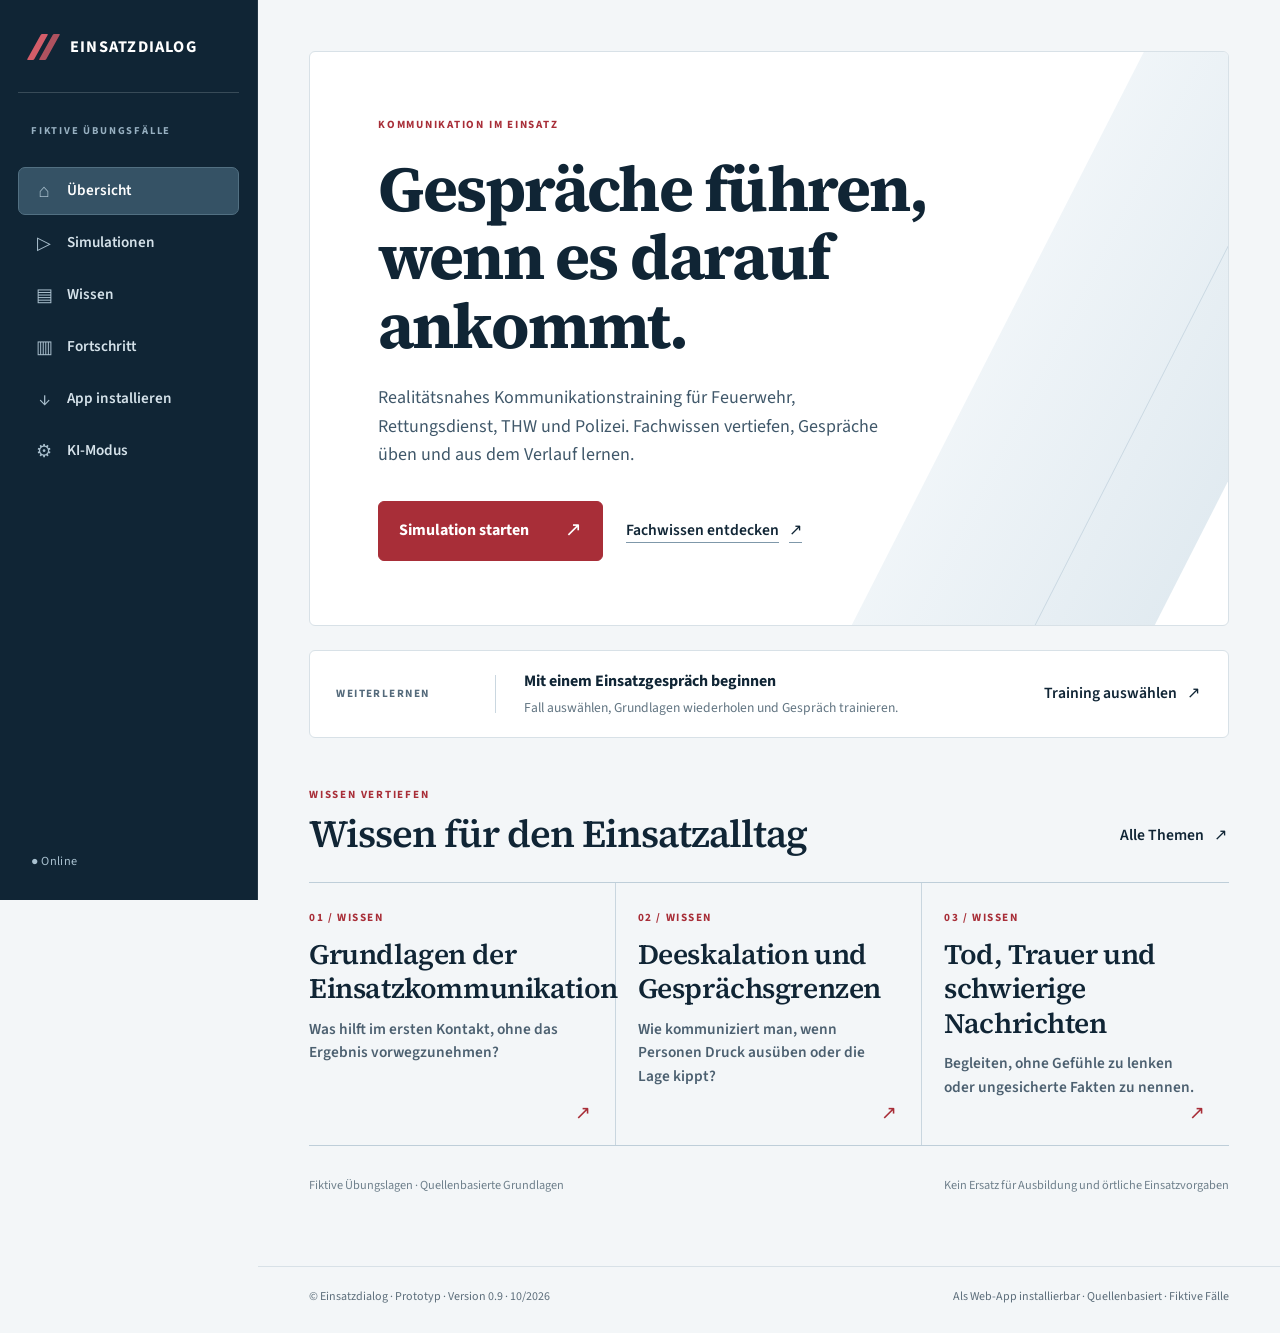
<file: index.html>
<!doctype html>
<html lang="de"><head>
<meta charset="utf-8"/>
<meta name="viewport" content="width=device-width, initial-scale=1, viewport-fit=cover"/>
<meta name="theme-color" content="#102535"/>
<meta name="apple-mobile-web-app-capable" content="yes"/>
<meta name="apple-mobile-web-app-status-bar-style" content="default"/>
<meta name="apple-mobile-web-app-title" content="EINSATZDIALOG"/>
<meta name="format-detection" content="telephone=no"/>
<meta name="description" content="Kostenloses Kommunikationstraining für Feuerwehr, Rettungsdienst, THW und Polizei. Fachinput lesen, Fälle trainieren und reflektieren."/>
<link rel="manifest" href="./manifest.webmanifest"/>
<link rel="apple-touch-icon" href="./icon-180.png"/>
<link rel="icon" type="image/svg+xml" href="./icon.svg"/>
<link rel="icon" type="image/png" sizes="64x64" href="./icon-64.png"/>
<link rel="stylesheet" href="./style.css?v=082"/>
<link rel="stylesheet" href="./public-design.css?v=010"/>
<link rel="stylesheet" href="./public-layout.css?v=012"/>
<link rel="stylesheet" href="./public-visual.css?v=012"/>
<link rel="stylesheet" href="./typography.css?v=1"/>
<link rel="stylesheet" href="./design-system.css?v=1"/>
<title>EINSATZDIALOG | Kommunikation im Einsatz</title>
</head><body><div id="app"></div><noscript>Für EINSATZDIALOG muss JavaScript aktiviert sein.</noscript>
<script src="./scenarios.js?v=081"></script><script src="./extend.js?v=081"></script><script src="./cms-config.js?v=091"></script><script src="./public-design.js?v=013"></script><script src="./cms-content.js?v=09"></script><script src="./app.js?v=016"></script>
<script src="./public-layout.js?v=012"></script><script src="./pwa.js"></script></body></html>
</file>
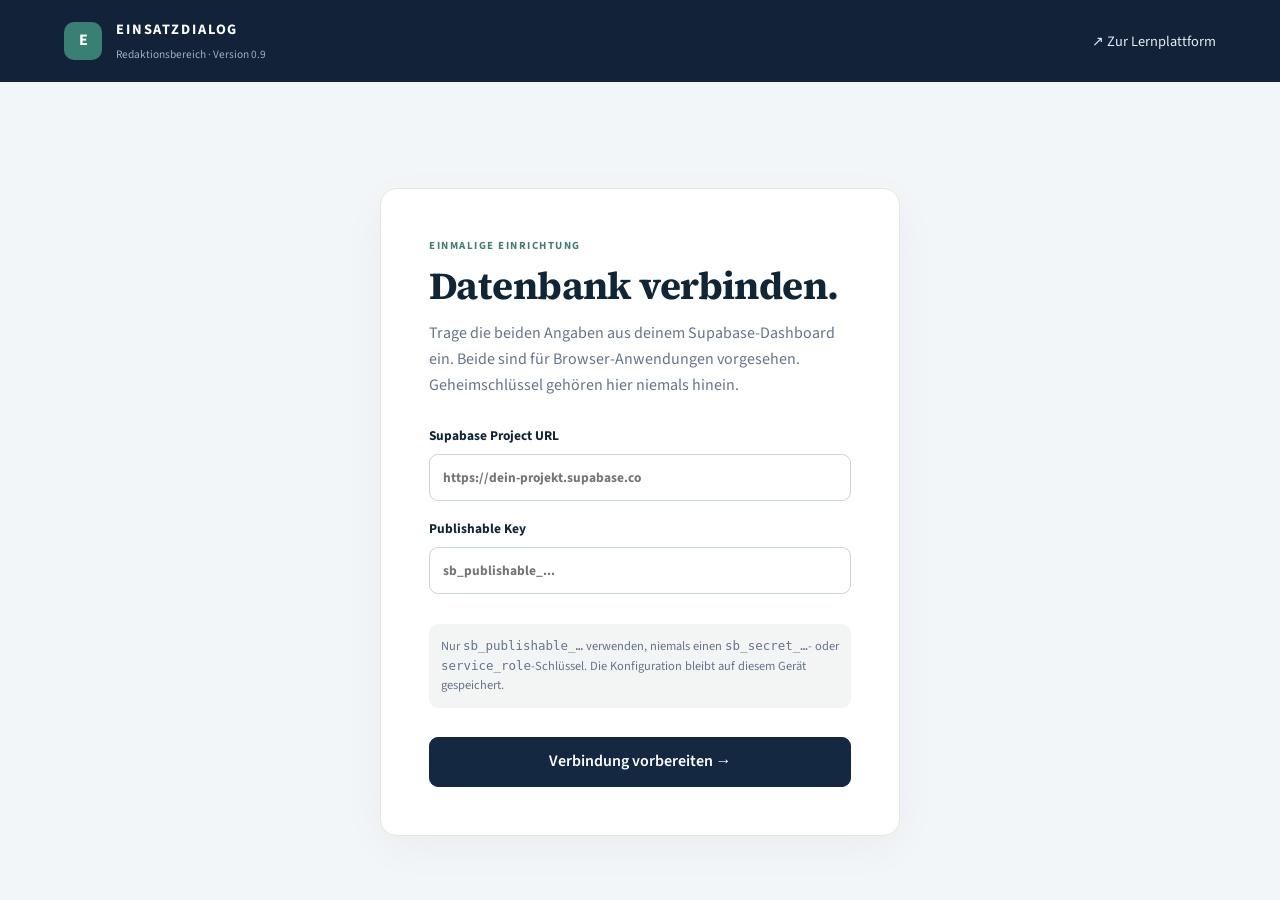
<file: admin.html>
<!doctype html>
<html lang="de">
<head>
  <meta charset="utf-8">
  <meta name="viewport" content="width=device-width,initial-scale=1,viewport-fit=cover">
  <meta name="robots" content="noindex,nofollow">
  <meta name="theme-color" content="#142438">
  <title>EINSATZDIALOG – Verwaltung</title>
  <link rel="stylesheet" href="./admin.css?v=09">
<link rel="stylesheet" href="./typography.css?v=1"/>
<link rel="stylesheet" href="./studio-theme.css?v=1"/>
  <script src="./admin.js?v=09" defer></script>
</head>
<body>
  <header class="topbar"><div class="brand"><div class="brandmark">E</div><div><strong>EINSATZDIALOG</strong><small>Redaktionsbereich · Version 0.9</small></div></div><a href="./index.html" class="back">↗ Zur Lernplattform</a></header>
  <main>
    <section id="setup" class="center-pane" hidden>
      <div class="eyebrow">EINMALIGE EINRICHTUNG</div><h1>Datenbank verbinden.</h1>
      <p class="muted">Trage die beiden Angaben aus deinem Supabase-Dashboard ein. Beide sind für Browser-Anwendungen vorgesehen. Geheimschlüssel gehören hier niemals hinein.</p>
      <form id="setupForm" class="stack">
        <label>Supabase Project URL<input name="url" type="url" placeholder="https://dein-projekt.supabase.co" autocomplete="url" required></label>
        <label>Publishable Key<input name="key" type="text" placeholder="sb_publishable_..." autocomplete="off" required spellcheck="false"></label>
        <p class="note">Nur <code>sb_publishable_…</code> verwenden, niemals einen <code>sb_secret_…</code>- oder <code>service_role</code>-Schlüssel. Die Konfiguration bleibt auf diesem Gerät gespeichert.</p>
        <button class="primary" type="submit">Verbindung vorbereiten →</button>
      </form>
    </section>
    <section id="login" class="center-pane" hidden>
      <div class="eyebrow">GESCHÜTZTER BEREICH</div><h1>Willkommen zurück.</h1>
      <p class="muted">Melde dich mit dem Benutzerkonto an, das du in Supabase unter Authentication → Users erstellt hast.</p>
      <form id="loginForm" class="stack">
        <label>E-Mail<input name="email" type="email" autocomplete="username" required></label>
        <label>Passwort<input name="password" type="password" autocomplete="current-password" required></label>
        <button class="primary" type="submit">Anmelden →</button>
      </form>
      <button id="resetConfig" class="text-button">Verbindungsdaten ändern</button>
    </section>
    <section id="dashboard" class="dashboard" hidden>
      <div class="page-heading"><div><div class="eyebrow">DEIN REDAKTIONSSYSTEM</div><h1>Fachwissen verwalten.</h1><p class="muted">Lernmodule erstellen, Lernkarten bearbeiten und Inhalte veröffentlichen.</p></div><div class="right-tools"><a href="./design.html" class="back" style="color:#000000 !important;">🎨 Website gestalten</a> <a href="./visual-editor.html" class="back" style="color:#152338!important">▦ Visueller Editor (Vorschau)</a><a href="./layout-editor.html" class="back" style="color:#000000 !important;">▦ Seitenbaukasten</a><span id="signedInAs"></span><button id="logout" class="ghost">Abmelden</button></div></div>
      <div class="editor-grid">
        <aside class="sidebar"><div class="sidebar-heading"><h2>Lernmodule</h2><button id="newModule" class="mini primary">+ Neu</button></div><div id="moduleList" class="module-list"></div><p class="hint">↑ ↓ verändern die Reihenfolge. Änderungen werden direkt in Supabase gespeichert.</p></aside>
        <div class="workspace">
          <section id="emptyState" class="empty-state"><div class="big-icon">▤</div><h2>Modul auswählen</h2><p>Wähle ein Modul links aus oder erstelle ein neues.</p></section>
          <section id="moduleWorkspace" hidden>
            <div class="section-head"><div class="eyebrow">MODUL BEARBEITEN</div><div class="actions"><button id="deleteModule" class="danger ghost">Modul löschen</button><button id="saveModule" class="primary">Modul speichern</button></div></div>
            <div class="form-grid">
              <label>Modultitel<input id="moduleTitle" maxlength="160"></label>
              <label>Status<select id="moduleStatus"><option value="draft">Entwurf</option><option value="published">Veröffentlicht</option><option value="archived">Archiviert</option></select></label>
              <label class="full">Kurzbeschreibung<textarea id="moduleDesc" rows="2"></textarea></label>
              <fieldset class="full"><legend>Für welche Organisationen?</legend><div id="groupChoices" class="group-choices"><label><input type="checkbox" value="Feuerwehr"> Feuerwehr</label><label><input type="checkbox" value="Rettungsdienst"> Rettungsdienst</label><label><input type="checkbox" value="THW"> THW</label><label><input type="checkbox" value="Polizei"> Polizei</label></div></fieldset>
            </div>
            <div class="cards-heading"><div><div class="eyebrow">INHALTE</div><h2>Lernkarten</h2></div><button id="newCard" class="secondary">+ Neue Karte</button></div>
            <div id="cardList" class="cards-list"></div>
            <section id="cardEditor" class="card-editor" hidden>
              <div class="section-head"><div><div class="eyebrow">LERNKARTE</div><h3 id="cardEditorHeading">Karte bearbeiten</h3></div><div class="actions"><button id="deleteCard" class="ghost danger">Löschen</button><button id="saveCard" class="primary">Karte speichern</button></div></div>
              <div class="form-grid"><label>Kartentitel<input id="cardTitle" maxlength="180"></label><label>Status<select id="cardStatus"><option value="draft">Entwurf</option><option value="published">Veröffentlicht</option><option value="archived">Archiviert</option></select></label><label class="full">Fachinhalt<textarea id="cardContent" rows="7" placeholder="Hier steht dein fachlicher Lerntext …"></textarea></label><label class="full">Praxisbeispiel<textarea id="cardExample" rows="3" placeholder="Zum Beispiel eine kurze Situation aus einem fiktiven Einsatz …"></textarea></label><label>Fachquelle / Literatur<input id="cardSource" placeholder="z. B. WHO – Psychological First Aid"></label><label>Quellen-Link<input id="cardUrl" type="url" placeholder="https://..."></label></div>
              <div class="preview-heading">Vorschau der Lernkarte</div><article id="cardPreview" class="card-preview"></article>
              <p class="note">Veröffentlichte Karten sind später erst dann in der eigentlichen Lernplattform sichtbar, wenn wir deren Wissensbereich ebenfalls an Supabase angeschlossen haben.</p>
            </section>
          </section>
        </div>
      </div>
    </section>
    <div id="flash" role="status" aria-live="polite" hidden></div>
  </main>
</body></html>
</file>
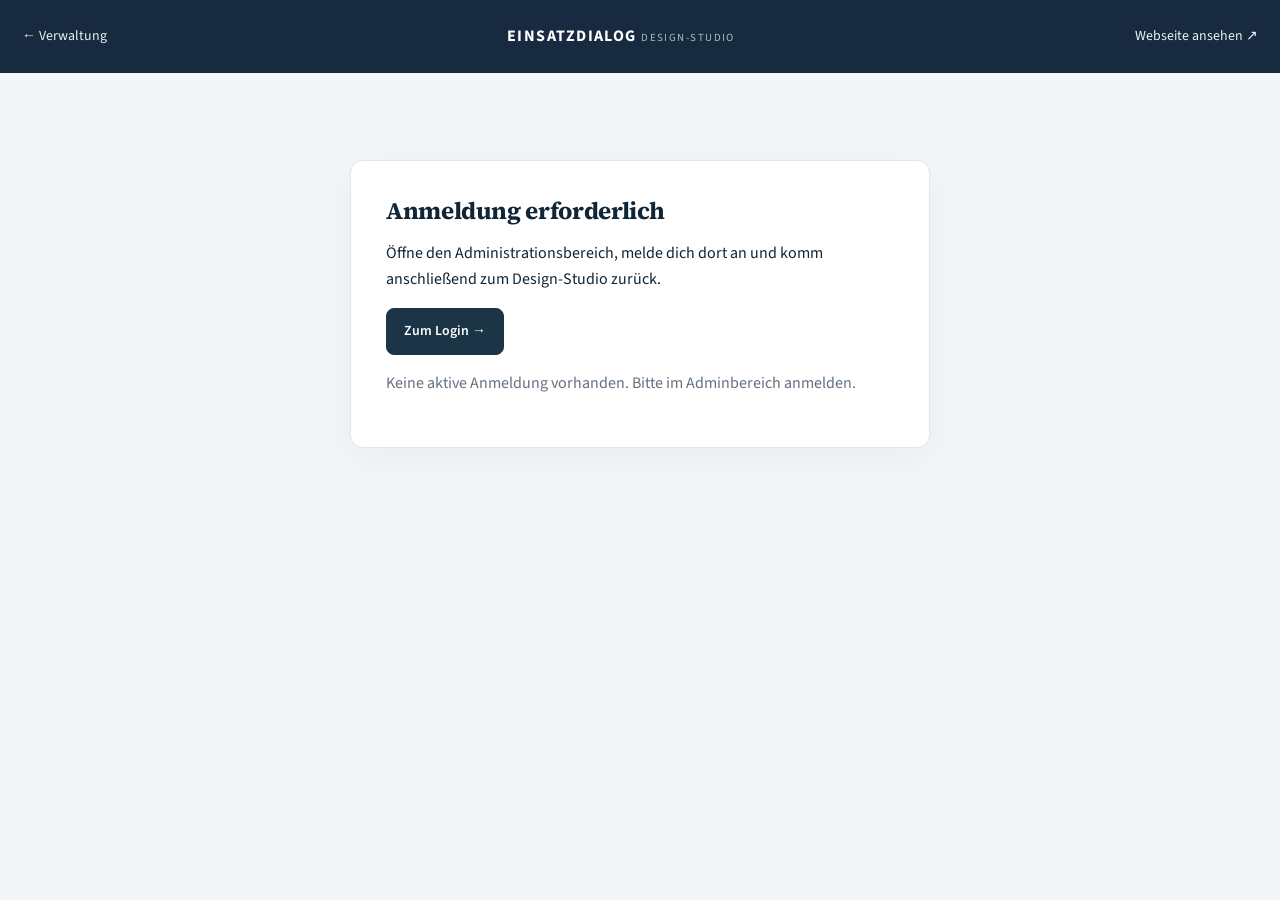
<file: design.html>
<!doctype html>
<html lang="de">
<head>
<meta charset="utf-8">
<meta name="viewport" content="width=device-width,initial-scale=1,viewport-fit=cover">
<meta name="robots" content="noindex,nofollow">
<meta name="theme-color" content="#192a42">
<title>EINSATZDIALOG – Design bearbeiten</title>
<link rel="stylesheet" href="./design.css?v=010">
<link rel="stylesheet" href="./typography.css?v=1"/>
<link rel="stylesheet" href="./studio-theme.css?v=1"/>
<script src="./cms-config.js?v=091"></script>
<script src="./design.js?v=013" defer></script>
</head>
<body>
<header class="top"><a class="brand" href="./admin.html">← Verwaltung</a><strong>EINSATZDIALOG <span>DESIGN-STUDIO</span></strong><a href="./index.html" target="_blank" rel="noopener">Webseite ansehen ↗</a></header>
<main>
<section id="loading" class="notice" aria-live="polite">Einstellungen werden geladen …</section>
<section id="unauthorized" class="notice" hidden><h1>Anmeldung erforderlich</h1><p>Öffne den Administrationsbereich, melde dich dort an und komm anschließend zum Design-Studio zurück.</p><a class="btn primary" href="./admin.html">Zum Login →</a><p id="authError" class="muted"></p></section>
<section id="studio" hidden>
<div class="heading"><div><p class="eyebrow" style="color:#000000 !important; -webkit-text-fill-color:#000000 !important;">EINSATZDIALOG · WEBSITE VERWALTEN</p><h1>Design und Navigation.</h1><p class="muted">Farben, Darstellung, Texte und Menüpunkte ändern. Speichern wirkt auf die öffentliche Webseite.</p></div><div class="actionbar"><button type="button" id="reset" class="btn ghost">Änderungen verwerfen</button><button type="button" id="save" class="btn primary">Änderungen veröffentlichen</button></div></div>
<div id="message" class="status" role="status" aria-live="polite" hidden></div>
<div class="columns">
<div class="controls">
<section class="panel"><h2>01 / Farben</h2><p class="muted">Die Vorschau aktualisiert sich sofort. Erst beim Speichern wird etwas öffentlich.</p><div id="colors" class="color-grid"></div></section>
<section class="panel"><h2>02 / Seitenaufbau</h2>
<label class="field">Seitenbreite<select id="width"><option value="standard">Standard</option><option value="wide">Breit</option><option value="compact">Kompakt</option></select></label>
<label class="check"><input id="showSidebar" type="checkbox"> Seitenleiste mit Trainingsablauf anzeigen</label>
</section>
<section class="panel"><h2>03 / Texte und Fußzeile</h2>
<label class="field">Name in der Kopfzeile<input id="brand" maxlength="45" placeholder="EINSATZDIALOG"></label>
<label class="field">Kleiner Hinweis rechts oben<input id="headerTag" maxlength="85"></label>
<label class="field">Überschrift auf der Startseite (leer = Originaltext)<input id="homeHeadline" maxlength="90" placeholder="Erst lernen. Dann entscheiden."></label>
<label class="check"><input id="showCopyright" type="checkbox"> Copyright-Zeile anzeigen</label>
<label class="field">Copyright-Zeile<input id="footerCopyright" maxlength="220"></label>
<label class="field">Zweiter Text in der Fußzeile<input id="footerRight" maxlength="220"></label>
</section>
<section class="panel"><h2>04 / Navigation</h2><p class="muted">Beschriftungen ändern, ausblenden oder mit ↑ ↓ umsortieren. Die Funktionen hinter den Menüpunkten bleiben erhalten.</p><div id="navigation" class="menu-settings"></div></section>
<section class="panel"><h2>05 / Auswahlbeschriftungen</h2>
<label class="field">Trainingsart: Themenwahl<input id="guidedLabel" maxlength="65"></label>
<label class="field">Trainingsart: verdeckter Fall<input id="hiddenLabel" maxlength="65"></label>
<p class="muted">Neue Arten von Einsatzsimulationen oder zusätzliche Auswahlfunktionen brauchen weiterhin eigene Programmlogik. Hier änderst du zunächst vorhandene Auswahltexte.</p>
</section>
</div>
<aside class="preview-wrap"><div class="preview-caption">LIVE-VORSCHAU · NOCH NICHT VERÖFFENTLICHT</div><div id="preview" class="preview">
<div id="previewTop" class="preview-top"><span class="preview-logo">⌁</span><strong id="previewBrand">EINSATZDIALOG</strong><div id="previewNav" class="preview-nav"></div></div>
<div id="previewArea" class="preview-area"><div class="preview-left" id="previewSidebar">TRAININGSABLAUF <div>01 · Auswahl</div><div>02 · Wissensmodule</div><div>03 · Fallbeispiel</div><div>04 · Nachbesprechung</div></div>
<div class="preview-card"><p id="previewTag" class="preview-tag">FIKTIVE ÜBUNGSFÄLLE</p><h3 id="previewHeadline">Erst lernen.<br>Dann entscheiden.</h3><p>Interaktive Fallbeispiele und Fachwissen für den Einsatzdienst.</p><div class="preview-chip" id="previewChip">Thema auswählen</div><div class="preview-chip alt" id="previewChip2">Überraschungsfall</div></div></div>
<div class="preview-footer"><span id="previewFooterCopy"></span><span id="previewFooterRight"></span></div>
</div><p class="muted small">Die Vorschau zeigt das Grundlayout. Einzelne Unterseiten können etwas anders aussehen.</p></aside>
</div>
</section>
</main>
</body>
</html>
</file>
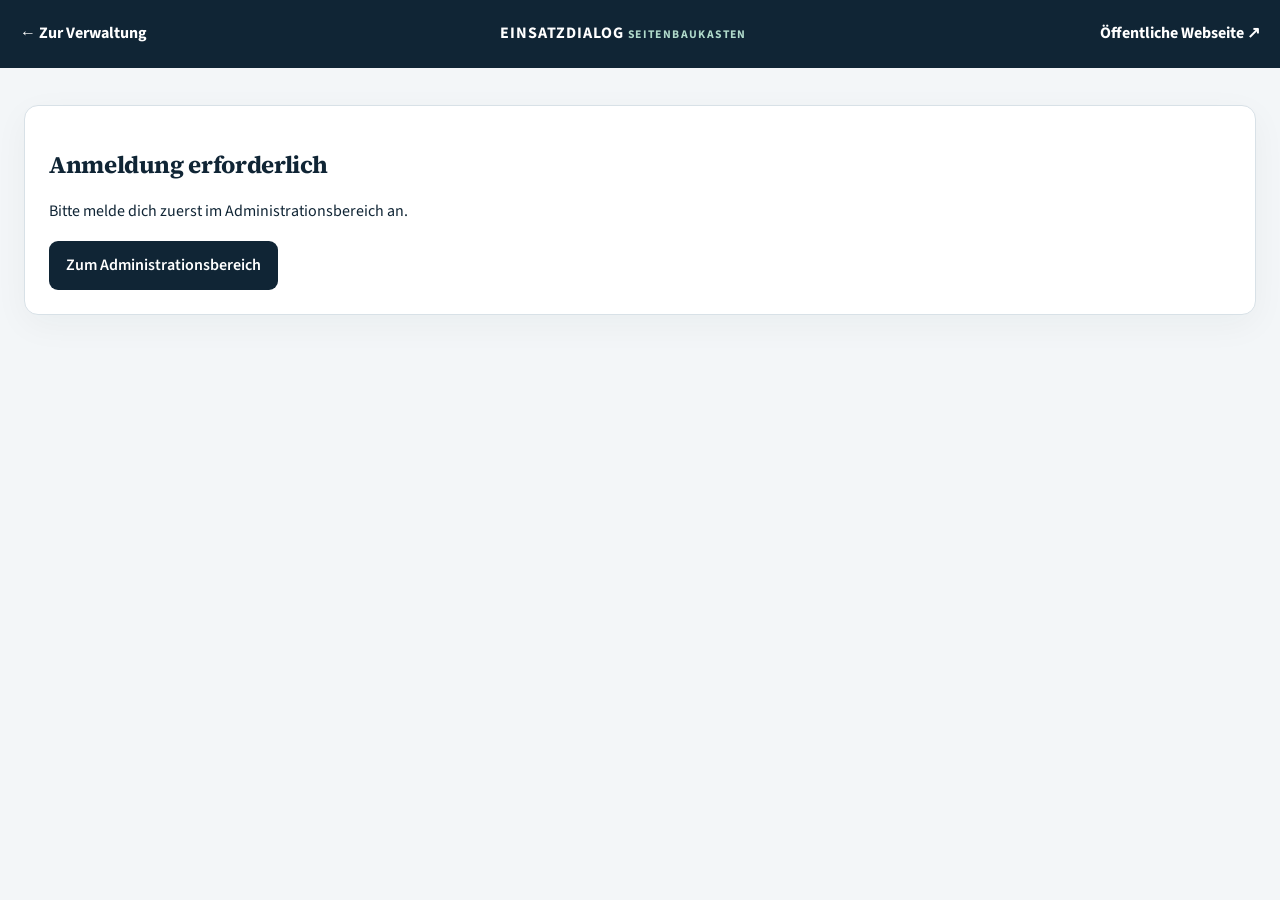
<file: layout-editor.html>
<!doctype html>
<html lang="de">
<head>
  <meta charset="utf-8">
  <meta name="viewport" content="width=device-width,initial-scale=1,viewport-fit=cover">
  <meta name="robots" content="noindex,nofollow">
  <title>EINSATZDIALOG – Seitenbaukasten</title>
  <link rel="stylesheet" href="./layout-editor.css?v=011">
<link rel="stylesheet" href="./typography.css?v=1"/>
<link rel="stylesheet" href="./studio-theme.css?v=1"/>
  <script src="./cms-config.js?v=091"></script>
  <script src="./layout-editor.js?v=011" defer></script>
</head>
<body>
  <header class="bar">
    <a class="back" href="./admin.html">← Zur Verwaltung</a>
    <strong>EINSATZDIALOG <span>SEITENBAUKASTEN</span></strong>
    <a class="back" href="./index.html" target="_blank" rel="noopener">Öffentliche Webseite ↗</a>
  </header>
  <main class="main">
    <section id="loading" class="notice">Administrationsrechte und Layout werden geprüft …</section>
    <section id="unauthorized" class="notice" hidden>
      <h1>Anmeldung erforderlich</h1>
      <p id="auth-error">Bitte im Administrationsbereich anmelden.</p>
      <a class="button primary" href="./admin.html">Zum Administrationsbereich</a>
    </section>
    <section id="editor" hidden>
      <div class="heading">
        <div>
          <div class="eyebrow">DEINE WEBSEITE, DEIN AUFBAU</div>
          <h1>Seitenbaukasten.</h1>
          <p>Elemente per Ziehen oder mit ↑ ↓ sortieren. Rechts siehst du vor dem Veröffentlichen eine Vorschau.</p>
        </div>
        <div class="save-controls">
          <button id="reset" class="button outline" type="button">Änderungen verwerfen</button>
          <button id="save" class="button primary" type="button">Layout veröffentlichen</button>
        </div>
      </div>
      <div id="message" class="message" hidden role="status" aria-live="polite"></div>
      <div class="workspace">
        <div class="controls">
          <section class="panel">
            <div class="subhead"><span>01</span><h2>Trainingsseite anordnen</h2></div>
            <p>Ziehe die Bausteine am Griff <strong>⠿</strong> in eine neue Reihenfolge. Auf dem iPad funktionieren auch die Pfeile.</p>
            <div id="blocks" class="blocks" aria-label="Reihenfolge der Seitenbausteine"></div>
          </section>
          <section class="panel">
            <div class="subhead"><span>02</span><h2>Themenauswahl gestalten</h2></div>
            <label class="label" for="topicStyle">Darstellung der Kommunikationsthemen</label>
            <select id="topicStyle" class="input">
              <option value="tiles">Kacheln (wie bisher)</option>
              <option value="accordion">Aufklappbare, scrollbare Liste</option>
            </select>
            <label class="label" for="maxHeight">Höhe der geöffneten Themenliste: <strong id="heightValue">280 px</strong></label>
            <input id="maxHeight" type="range" min="160" max="480" value="280" step="20">
            <p class="hint">Die neun Trainingsgebiete bleiben erhalten. Die Auswahl funktioniert weiter wie bisher.</p>
          </section>
          <section class="panel">
            <div class="subhead"><span>03</span><h2>Weitere Darstellung</h2></div>
            <label class="label" for="organizationStyle">Einsatzorganisationen</label>
            <select id="organizationStyle" class="input">
              <option value="grid">Zwei Spalten</option>
              <option value="list">Unter-einander als Liste</option>
            </select>
            <label class="label" for="spacing">Abstände zwischen den Bausteinen</label>
            <select id="spacing" class="input">
              <option value="comfortable">Großzügig</option>
              <option value="compact">Kompakt</option>
            </select>
          </section>
          <div class="explain">
            <strong>Was dieser erste Seitenbaukasten kann</strong>
            <p>Er verändert die Anordnung der Trainingsseite und die Darstellung ihrer Auswahlfelder. Neue Funktionen oder komplett neue Bausteintypen benötigen weiterhin Programmierung. Lerninhalte, KI-Verbindung und alle übrigen Seiten werden nicht verändert.</p>
          </div>
        </div>
        <aside class="preview-shell">
          <div class="preview-title"><strong>Live-Vorschau</strong><span>Nicht veröffentlicht</span></div>
          <div class="preview-screen">
            <div class="preview-nav"><b>⌁ EINSATZDIALOG</b><small>Wissen · Fortschritt · KI-Modus</small></div>
            <div class="preview-intro"><small>EINSATZDIALOG · TRAINING</small><h2>Erst lernen.<br>Dann entscheiden.</h2><p>Trainingsauswahl für deine Einsatzkommunikation</p></div>
            <div id="previewBlocks" class="preview-blocks"></div>
          </div>
          <p class="hint">Die Vorschau zeigt den Aufbau schematisch. Auf der öffentlichen Webseite wird dein echtes Layout verwendet.</p>
        </aside>
      </div>
    </section>
  </main>
</body>
</html>
</file>
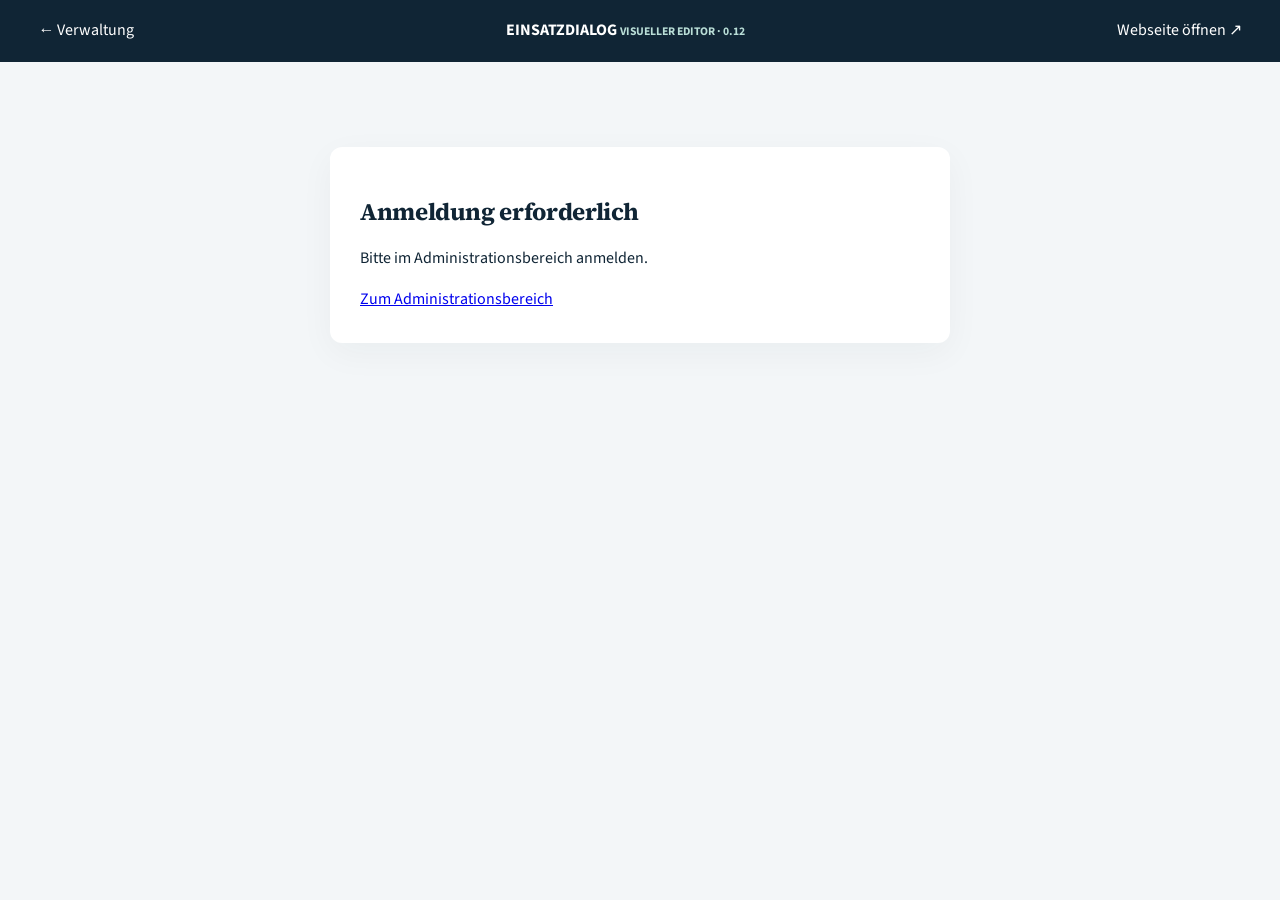
<file: visual-editor.html>
<!doctype html>
<html lang="de">
<head>
<meta charset="utf-8">
<meta name="viewport" content="width=device-width,initial-scale=1,viewport-fit=cover">
<meta name="robots" content="noindex,nofollow">
<title>EINSATZDIALOG – Visueller Seiteneditor (Vorschau)</title>
<link rel="stylesheet" href="./visual-editor.css?v=012">
<link rel="stylesheet" href="./typography.css?v=1"/>
<link rel="stylesheet" href="./studio-theme.css?v=1"/>
<script src="./cms-config.js?v=091"></script>
<script src="./visual-editor.js?v=012" defer></script>
</head>
<body>
<header class="top">
  <a href="./admin.html">← Verwaltung</a>
  <strong>EINSATZDIALOG <span>VISUELLER EDITOR · 0.12</span></strong>
  <a href="./index.html" target="_blank" rel="noopener">Webseite öffnen ↗</a>
</header>
<main>
  <section id="loading" class="notice" role="status">Adminberechtigung und Seiteneinstellungen werden geprüft …</section>
  <section id="unauthorized" class="notice" hidden>
    <h1>Anmeldung erforderlich</h1>
    <p id="auth-error"></p>
    <a href="./admin.html">Zum Administrationsbereich</a>
  </section>
  <section id="workspace" hidden>
    <div class="title-row">
      <div>
        <p class="eyebrow">VISUELLER SEITENEDITOR · TRAININGSAUSWAHL</p>
        <h1>Deine Webseite. Dein Aufbau.</h1>
        <p class="sub">Bausteine hinzufügen, auswählen, verschieben und rechts bearbeiten. Änderungen werden erst mit „Veröffentlichen“ live.</p>
      </div>
      <div class="actions">
        <button id="undo" class="subtle" type="button">Verwerfen</button>
        <button id="save" class="primary" type="button">Veröffentlichen</button>
      </div>
    </div>
    <p class="status" id="message" hidden role="status"></p>
    <div class="editor">
      <aside class="panel library">
        <h2><span>01</span> Bausteine</h2>
        <p class="hint">Neue Inhalte einfügen. Interaktive Pflichtfelder bleiben funktionsfähig.</p>
        <div class="library-buttons" id="library">
          <button data-add="heading">＋ Überschrift</button>
          <button data-add="text">＋ Textabschnitt</button>
          <button data-add="notice">＋ Infobox</button>
          <button data-add="divider">＋ Trennlinie</button>
          <button data-add="button">＋ Aktionsbutton</button>
        </div>
        <hr>
        <h2><span>02</span> Seitentitel</h2>
        <label>Oberzeile<input id="introTag" maxlength="90" placeholder="EINSATZDIALOG · TRAINING"></label>
        <label>Große Überschrift<input id="introTitle" maxlength="110" placeholder="Erst lernen. Dann entscheiden."></label>
        <label>Beschreibung (leer = dynamischer Originaltext)<textarea id="introText" rows="3" maxlength="440"></textarea></label>
        <hr>
        <h2><span>03</span> Darstellungen</h2>
        <label>Kommunikationsthemen<select id="topicStyle">
          <option value="tiles">Neun Kacheln</option>
          <option value="accordion">Aufklappbare, scrollbare Liste</option>
        </select></label>
        <label>Höhe der geöffneten Liste<input id="topicMaxHeight" type="range" min="160" max="480" step="20"><span id="topicHeightLabel" class="hint"></span></label>
        <label>Organisationen<select id="organizationStyle">
          <option value="grid">Kacheln</option>
          <option value="list">Liste</option>
        </select></label>
        <label>Abstände<select id="spacing">
          <option value="comfortable">Großzügig</option>
          <option value="compact">Kompakt</option>
        </select></label>
      </aside>
      <section class="canvas-panel">
        <div class="panel-heading">
          <div><h2>Seitenaufbau</h2><p class="hint">Baustein anklicken und rechts bearbeiten. Mit ⠿ ziehen oder ↑ ↓ verschieben.</p></div>
          <span id="count" class="count"></span>
        </div>
        <div class="canvas">
          <div class="canvas-intro"><small id="introPreviewTag">EINSATZDIALOG · TRAINING</small><h2 id="introPreviewTitle">Erst lernen. Dann entscheiden.</h2><p id="introPreviewText"></p></div>
          <div id="blocks" class="blocks" aria-label="Bausteine der Trainingsauswahl"></div>
        </div>
        <p class="hint under">Die Vorschau bildet die Trainingsauswahl nach. Die öffentliche App übernimmt dieselben Einstellungen und ihre echten funktionalen Auswahlfelder.</p>
      </section>
      <aside class="panel inspector">
        <h2><span>04</span> Eigenschaften</h2>
        <div id="inspectorEmpty" class="hint">Wähle in der Mitte einen Baustein aus.</div>
        <div id="inspectorFields"></div>
        <div class="inspector-actions">
          <button id="moveUp" type="button" class="subtle" disabled>↑ Hoch</button>
          <button id="moveDown" type="button" class="subtle" disabled>↓ Runter</button>
          <button id="delete" type="button" class="danger" hidden>Baustein entfernen</button>
        </div>
        <hr>
        <h3>Wichtige Grenze</h3>
        <p class="hint">Hier bearbeitest du die Trainingsauswahl. Die Simulation, Wissensmodule und Nachbesprechung werden nicht umgebaut. Neue Funktionen benötigen echte Programmlogik, nicht nur ein Textfeld.</p>
      </aside>
    </div>
  </section>
</main>
</body>
</html>
</file>
<file: style.css>
:root{--ink:#152338;--navy:#192a42;--navy2:#273a52;--paper:#f5f3ee;--card:#fffdfa;--muted:#6b7682;--line:#e2e3e0;--coral:#bb6655;--mint:#d9e8df;--accent:#2f695d;--soft:#ebece8;--shadow:0 20px 52px rgba(26,40,54,.09);font-synthesis:none;color-scheme:light}
*{box-sizing:border-box}body{margin:0;background:var(--paper);color:var(--ink);font:15px/1.58 system-ui,-apple-system,"Segoe UI",Arial,sans-serif}button,input,select,textarea{font:inherit}button{cursor:pointer}button:disabled{cursor:not-allowed;opacity:.55}a{color:var(--accent)}a:hover{text-decoration-thickness:2px}p{margin:.4rem 0 1rem}h1,h2,h3,h4{letter-spacing:-.035em;line-height:1.19}h1{font-size:clamp(2rem,4vw,3.7rem);margin:.4rem 0 1rem;font-weight:750}h2{font-size:clamp(1.55rem,3vw,2.2rem);margin:.4rem 0 1.1rem}h3{font-size:1.1rem;margin:.2rem 0 .65rem}h4{font-size:1rem;margin:.3rem 0}.small{font-size:.86rem}.tiny{font-size:.75rem}.muted{color:var(--muted)}.eyebrow{font-size:.69rem;font-weight:750;letter-spacing:.15em;text-transform:uppercase;color:var(--coral)}.mono{font-family:ui-monospace,"SFMono-Regular",Consolas,monospace}.topbar{background:var(--navy);color:#f8f5ef;padding:0 max(20px,calc((100vw - 1320px)/2));height:76px;display:flex;align-items:center;justify-content:space-between;gap:16px}.brand{display:flex;align-items:center;gap:13px;color:inherit;text-decoration:none;font-size:1.06rem;letter-spacing:.10em;font-weight:800}.logo{width:34px;height:34px;border:2px solid #d9e0e2;border-radius:7px;display:grid;place-items:center;transform:rotate(-9deg);color:#eeb39c}.logo span{display:block;transform:rotate(9deg);font-size:21px}.top-right{display:flex;align-items:center;gap:10px}.top-pill{border:1px solid #586575;border-radius:100px;padding:6px 12px;font-size:.73rem;color:#d3d8df}.top-link{background:transparent;border:0;color:#f3f1ed;padding:8px;font-size:.78rem}.layout{max-width:1320px;margin:auto;display:grid;grid-template-columns:250px minmax(0,1fr);gap:36px;padding:40px 24px 80px}.sidebar{display:flex;flex-direction:column;gap:18px}.sidecard,.sheet,.frost{background:var(--card);border:1px solid var(--line);border-radius:13px;box-shadow:var(--shadow)}.sidecard{padding:23px 19px}.sidecard .eyebrow{display:block;margin-bottom:12px}.step{display:flex;gap:12px;align-items:center;padding:11px 0;font-size:.9rem;color:#88909b}.step .num{border:1px solid #d8dcd8;width:24px;height:24px;border-radius:50%;display:grid;place-items:center;font-size:.75rem;flex:none}.step.active{color:var(--ink);font-weight:700}.step.active .num{background:var(--navy);color:#fff;border-color:var(--navy)}.step.done .num{background:var(--mint);border-color:var(--mint);color:var(--accent)}.sidefoot{padding:0 10px;color:#72808a;font-size:.76rem}.content{min-width:0}.intro-header{margin-bottom:23px;max-width:720px}.intro-header p{font-size:1rem;color:#5e6c77;max-width:670px}.sheet{padding:30px}.grid{display:grid;grid-template-columns:1fr 1fr;gap:18px}.field-group{margin:10px 0 25px}.field-group>label,.fieldset-title{font-size:.78rem;text-transform:uppercase;font-weight:750;letter-spacing:.11em;color:#59697b;display:block;margin-bottom:10px}.choices{display:grid;grid-template-columns:1fr 1fr;gap:10px}.choice{border:1px solid #dce0de;background:#fcfcfa;border-radius:9px;padding:13px 15px;display:flex;gap:12px;align-items:center;text-align:left;color:var(--ink);min-height:62px;transition:background .15s,border-color .15s}.choice:hover,.topiccard:hover{border-color:#8eaaa1}.choice.selected{border-color:var(--accent);background:#eaf2ed;box-shadow:inset 0 0 0 1px var(--accent)}.choice .mark{width:32px;height:32px;display:grid;place-items:center;border-radius:8px;background:#ecf0ed;color:#3f635b;font-weight:800}.choice.selected .mark{background:var(--accent);color:white}.choice strong{font-size:.91rem}.choice small{font-size:.74rem;color:var(--muted);display:block}.segment{display:flex;border:1px solid var(--line);border-radius:10px;padding:4px;background:#f1f2ef;gap:3px}.segment button{flex:1;background:transparent;border:0;border-radius:7px;padding:10px 7px;color:#506070;font-size:.85rem}.segment button.selected{background:#fff;box-shadow:0 1px 5px #00000016;color:var(--ink);font-weight:700}.levelrow{display:grid;grid-template-columns:repeat(5,1fr);gap:8px}.level{border:1px solid var(--line);background:#fbfbf9;border-radius:7px;padding:8px;text-align:center;color:#667;font-weight:800}.level.selected{background:var(--navy);color:#fff;border-color:var(--navy)}.callout{background:#f0f3f1;border-left:3px solid var(--accent);padding:13px 16px;font-size:.85rem;color:#415264;border-radius:0 7px 7px 0}.callout.warm{border-left-color:var(--coral);background:#faf1ed}.callout strong{color:var(--ink)}.actions{display:flex;gap:10px;align-items:center;flex-wrap:wrap;margin-top:26px}.primary{background:var(--navy);border:1px solid var(--navy);color:white;border-radius:8px;padding:12px 22px;font-weight:700}.primary:hover{background:#2d4058}.secondary{background:white;border:1px solid #cdd4d1;color:var(--ink);border-radius:8px;padding:11px 19px;font-weight:650}.secondary:hover{background:#f0f4f1}.textbtn{border:0;background:none;color:#53687b;padding:10px;font-size:.86rem}.textbtn:hover{text-decoration:underline}.section-rule{border:0;border-top:1px solid var(--line);margin:23px 0}.toptag{display:inline-flex;align-items:center;gap:8px;padding:6px 11px;background:#edf2ee;border-radius:100px;color:var(--accent);font-size:.73rem;font-weight:750}.learning-header{display:flex;gap:24px;align-items:flex-start;justify-content:space-between}.readingtime{color:#74808b;font-size:.84rem;flex-shrink:0;margin-top:13px}.learning-grid{display:grid;grid-template-columns:1fr 1fr;gap:12px;margin:24px 0}.lesson-tile{border:1px solid var(--line);border-radius:10px;padding:18px;background:#fcfcfa;min-height:172px}.tile-number{display:inline-flex;width:27px;height:27px;align-items:center;justify-content:center;border-radius:6px;background:#e9ede8;color:var(--accent);font-size:.78rem;font-weight:800;margin-bottom:14px}.lesson-tile h3{font-size:1rem;margin:0 0 8px}.lesson-tile p{font-size:.86rem;color:#556477;margin:0}.sources{display:flex;gap:9px;flex-wrap:wrap;margin:12px 0}.source{border:1px solid #dce0dc;border-radius:100px;font-size:.75rem;padding:5px 11px;text-decoration:none;background:#fff}.case-shell{display:grid;grid-template-columns:minmax(0,1fr) 270px;gap:19px;align-items:start}.caseboard{display:flex;justify-content:space-between;align-items:flex-start;gap:20px;border-bottom:1px solid var(--line);padding-bottom:19px;margin-bottom:16px}.caseboard h2{margin:5px 0 5px}.scene{padding:18px;background:#f2f3ef;border-radius:10px;margin:12px 0 20px}.scene .eyebrow{margin-bottom:8px}.scene p{margin:0;color:#3b5062}.message-feed{display:flex;flex-direction:column;gap:15px;max-height:460px;min-height:210px;overflow-y:auto;padding:8px 5px 20px 0;scroll-behavior:smooth}.bubble{max-width:88%;padding:15px 17px;border-radius:10px;line-height:1.55;white-space:pre-wrap;overflow-wrap:anywhere}.bubble.person{background:#eef0ed;align-self:flex-start;border-top-left-radius:2px}.bubble.user{background:#e1ebe4;align-self:flex-end;border-top-right-radius:2px}.bubble .who{display:block;font-size:.69rem;text-transform:uppercase;letter-spacing:.1em;color:#687783;font-weight:750;margin-bottom:4px}.bubble p{margin:0}.composer{border-top:1px solid var(--line);padding-top:16px}.composer textarea{resize:vertical;width:100%;min-height:98px;border:1px solid #cbd3cf;border-radius:9px;background:#fff;padding:13px 14px;outline:none;color:var(--ink)}.composer textarea:focus,select:focus,input:focus{border-color:#347466;box-shadow:0 0 0 3px #3474661c}.composer .actions{margin-top:10px;justify-content:space-between}.tiny-hint{font-size:.76rem;color:#667787}.side-note{position:sticky;top:20px;background:var(--card);border:1px solid var(--line);border-radius:12px;padding:19px}.side-note h3{font-size:.95rem}.label-row{display:flex;justify-content:space-between;font-size:.82rem;padding:10px 0;border-bottom:1px solid var(--line);gap:10px}.label-row span:first-child{color:#7a8590}.statusdot{width:7px;height:7px;display:inline-block;border-radius:50%;background:#6ba38d;margin-right:5px}.review-head{display:flex;align-items:center;justify-content:space-between;gap:16px;margin-bottom:16px}.score-circle{width:84px;height:84px;border-radius:50%;background:#e6eee6;color:var(--accent);display:flex;align-items:center;justify-content:center;flex-direction:column;flex:none}.score-circle b{font-size:1.55rem}.score-circle small{font-size:.62rem}.metricrow{padding:14px 0;border-bottom:1px solid var(--line)}.metricrow:last-child{border-bottom:0}.metrich{display:flex;align-items:center;justify-content:space-between;gap:12px}.statuslabel{display:inline-flex;border-radius:100px;padding:3px 9px;font-size:.72rem;font-weight:750;white-space:nowrap}.statuslabel.found{background:#e2f0e7;color:#236751}.statuslabel.open{background:#f8eee4;color:#945b30}.metricrow p{color:#576676;margin:5px 0 0;font-size:.84rem}.quote{font-size:.8rem;color:#314a58;border-left:2px solid #aac3b7;padding-left:10px;margin:8px 0}.scoregrid{display:grid;grid-template-columns:1.2fr .8fr;gap:16px}.reviewcard{padding:21px;border:1px solid var(--line);border-radius:10px;background:#fff}.reviewcard h3{margin-bottom:12px}.improve{margin:8px 0;padding:11px 0;border-bottom:1px solid var(--line);font-size:.85rem}.improve:last-child{border:0}.softbox{background:#f5f2e9;border-radius:9px;padding:17px;margin:15px 0;font-size:.85rem}.progress-row{display:flex;justify-content:space-between;align-items:center;padding:11px 0;border-bottom:1px solid var(--line);gap:10px}.progress-row span{font-size:.86rem}.settings-row{display:flex;align-items:center;justify-content:space-between;gap:15px;padding:12px 0;border-bottom:1px solid var(--line)}.settings-row:last-child{border:0}select{border:1px solid #cbd3cf;padding:11px 12px;border-radius:8px;width:100%;max-width:100%;background:white;color:var(--ink)}.hidden{display:none!important}.footer{border-top:1px solid var(--line);max-width:1320px;padding:20px 24px 44px;margin:0 auto;color:#86919a;font-size:.77rem;display:flex;justify-content:space-between;gap:10px}.loader{width:16px;height:16px;border:2px solid #d4e0d9;border-top-color:#346956;border-radius:50%;animation:spin .75s linear infinite;display:inline-block;vertical-align:middle}@keyframes spin{to{transform:rotate(360deg)}}.pill-text{color:var(--accent);font-weight:700}.alert{color:#b3533b}.case-marker{height:4px;width:48px;background:var(--coral);margin-bottom:12px;border-radius:5px}.book-card{border:1px solid var(--line);border-radius:9px;padding:13px;background:white;display:flex;flex-direction:column;gap:8px}.book-card .eyebrow{font-size:.58rem}.book-card h3{margin:0}.book-card p{font-size:.83rem;margin:0;color:#60707e}.bar{height:6px;background:#eff0ec;border-radius:100px;overflow:hidden;margin-top:5px}.bar>i{display:block;height:100%;background:var(--accent)}@media(max-width:1020px){.case-shell{grid-template-columns:1fr}.side-note{position:static}.layout{grid-template-columns:200px 1fr;gap:20px}.scoregrid{grid-template-columns:1fr}}@media(max-width:700px){.topbar{height:65px;padding:0 16px}.top-pill{display:none}.top-link{font-size:.71rem;padding:5px}.brand{font-size:.85rem;letter-spacing:.065em}.layout{display:block;padding:22px 13px 50px}.sidebar{display:block;margin-bottom:14px}.sidebar .sidecard{padding:13px 16px}.sidecard .eyebrow{margin:0 0 5px}.steps{display:flex;justify-content:space-between;gap:5px}.step{font-size:.68rem;gap:4px;flex-direction:column;padding:2px 0}.step .num{width:20px;height:20px}.sidefoot{display:none}.sheet{padding:19px 16px}.grid,.learning-grid,.scoregrid{grid-template-columns:1fr}.choices{gap:8px}.choice{padding:12px 9px;font-size:.81rem}.choice .mark{width:28px;height:28px}.learning-header{display:block}.lesson-tile{min-height:0}.caseboard{display:block}.message-feed{max-height:420px}.bubble{max-width:96%}.footer{padding:18px 13px;flex-direction:column}.review-head{align-items:flex-start}}
/* iPad-Freigabecode in den Einstellungen */
.field-group input[type="password"]{border:1px solid #cbd3cf;padding:11px 12px;border-radius:8px;width:100%;max-width:450px;background:#fff;color:var(--ink);outline:none;display:block}

/* v0.3: iPad touch and standalone polish */
html{min-height:100%;-webkit-text-size-adjust:100%;scroll-padding-top:92px}
body{overscroll-behavior-y:contain;min-height:100vh;min-height:100dvh}
button,.choice,.level{touch-action:manipulation;-webkit-tap-highlight-color:transparent}
button:focus-visible,a:focus-visible{outline:3px solid #d48c73;outline-offset:3px}
button,input,textarea,select{font-size:max(16px,1em)}
.topbar{min-height:76px;height:auto;padding-top:max(0px,env(safe-area-inset-top));}
.footer{padding-bottom:max(22px,env(safe-area-inset-bottom))}
.connection-status{font-size:.69rem;white-space:nowrap;color:#c1cfcd}
.connection-status.offline{color:#f4c1a3}
.install-steps{display:grid;gap:1rem;margin:24px 0}
.install-steps>div{display:flex;align-items:flex-start;gap:15px;padding:15px 0;border-bottom:1px solid var(--line)}
.install-steps b{display:grid;place-items:center;min-width:44px;height:44px;background:var(--navy);color:white;border-radius:11px;font-size:1.05rem}
.install-steps h3{margin:0 0 4px}.install-steps p{margin:0;color:var(--muted)}
@media(hover:none){button,.top-link{min-height:42px}.level{min-height:48px}.choice{min-height:70px}textarea{font-size:16px}}
@media(max-width:900px){.connection-status{display:none}.layout{gap:16px}.topbar{padding-left:18px;padding-right:18px}}
@media(max-width:700px){.topbar{padding-top:max(0px,env(safe-area-inset-top));min-height:70px}.top-right{gap:0}.top-link{font-size:.70rem;padding:7px 6px}.brand{gap:7px}.logo{width:28px;height:28px;flex-shrink:0}.brand{letter-spacing:0;font-size:.79rem}.layout{padding-bottom:calc(35px + env(safe-area-inset-bottom))}.composer textarea{min-height:120px}.actions{flex-wrap:wrap}.actions>button{min-height:44px}.message-feed{max-height:min(48dvh,520px)}}
@media(prefers-reduced-motion:reduce){*,*:before,*:after{scroll-behavior:auto!important;animation-duration:0.01ms!important;transition-duration:0.01ms!important}}
/* 0.5 · Lernbibliothek: ruhige, an iPad angepasste Kapitelansicht */
.learning-shell{display:grid;grid-template-columns:minmax(235px,300px) minmax(0,1fr);gap:18px;align-items:start}
.learning-menu{background:#fcfbf8;border:1px solid var(--line);border-radius:12px;padding:14px;display:grid;gap:3px}
.learning-menu-title{font-size:.7rem;font-weight:800;letter-spacing:.13em;color:var(--muted);padding:8px 9px 14px}
.lesson-menu-item{width:100%;display:flex;gap:10px;align-items:center;background:transparent;border:1px solid transparent;border-radius:9px;text-align:left;color:var(--ink);padding:10px 9px;font-size:.86rem;line-height:1.35}
.lesson-menu-item:hover{background:#f3f5f1}.lesson-menu-item.active{background:#e5eee7;border-color:#bcd2c2;color:#173f37;font-weight:750}
.lesson-menu-index{font-size:.69rem;font-weight:800;color:#7d8b95}.lesson-menu-arrow{margin-left:auto;color:#708c83}
.learning-detail{background:#fffdfa;border:1px solid var(--line);border-radius:12px;padding:26px;box-shadow:0 4px 28px rgba(18,37,50,.025)}
.module-head{display:flex;justify-content:space-between;gap:20px;align-items:flex-start}
.module-head h2{font-size:clamp(1.22rem,2vw,1.7rem);line-height:1.24;letter-spacing:-.025em;margin:8px 0}.module-head p{margin:0;color:var(--muted);font-size:.91rem}
.module-counter{font-weight:850;color:var(--accent);font-size:1.4rem;white-space:nowrap}.module-counter small{font-size:.88rem;color:#8e989a}
.module-progress{height:5px;background:#e9eee8;border-radius:5px;overflow:hidden;margin:22px 0}.module-progress span{display:block;height:100%;background:var(--accent);transition:width .2s ease}
.flip-card{border:1px solid #e3e5e1;background:#fff;border-radius:11px;padding:clamp(18px,3vw,30px);min-height:340px}
.flip-card h3{font-size:1.3rem;line-height:1.25;margin:10px 0 13px}.lesson-primary{font-size:.98rem;color:#465363;max-width:72ch;margin-bottom:21px}
.lesson-example{background:#edf4ef;border-left:3px solid #5d8d75;padding:14px 18px;border-radius:0 6px 6px 0}.lesson-example p{font-size:1rem;line-height:1.45;margin:9px 0 0;color:#1d4b3d;font-weight:600}
.lesson-trap{margin-top:18px;padding-top:16px;border-top:1px solid var(--line);font-size:.85rem;color:#66534b}.lesson-trap p{margin:4px 0 0;color:#6c655c}
.lesson-nav{display:flex;align-items:center;justify-content:space-between;gap:10px;margin:19px 0 8px}
.lesson-dots{display:flex;gap:7px;align-items:center}.lesson-dots button{background:#d9dfdb;border:0;width:11px;height:11px;border-radius:50%;padding:0}.lesson-dots button.active{background:var(--accent);transform:scale(1.15)}
.module-sources{margin-top:15px;font-size:.85rem;border-top:1px solid var(--line);padding-top:13px}.module-sources summary{cursor:pointer;font-weight:700;color:#425866}.module-sources .sources{margin-top:15px}
@media (max-width:960px){.learning-shell{grid-template-columns:1fr}.learning-menu{display:flex;overflow-x:auto;flex-wrap:nowrap;scrollbar-width:thin;gap:8px;align-items:stretch}.learning-menu-title{display:none}.lesson-menu-item{flex:0 0 auto;width:190px}.lesson-menu-arrow{display:none}}
@media(max-width:700px){.learning-detail{padding:17px}.lesson-menu-item{width:167px;font-size:.79rem}.module-counter{font-size:1.1rem}.flip-card{min-height:0}.lesson-nav{gap:6px}.lesson-nav button{padding:10px 12px}.lesson-dots button{width:9px;height:9px}}

/* v0.6: Direkt antippbare Themen und Fallkarten statt problematischer iPad-Dropdowns */
.topic-options{display:grid;grid-template-columns:repeat(3,minmax(0,1fr));gap:10px;margin-top:14px}
.topic-option{appearance:none;width:100%;min-height:112px;text-align:left;display:flex;align-items:flex-start;gap:10px;padding:13px 12px;border:1px solid #d7ddda;background:#fff;border-radius:10px;color:var(--ink);line-height:1.35;transition:background .12s,border-color .12s}
.topic-option-num{font-size:.73rem;font-weight:800;color:var(--accent);padding:4px 5px;border-radius:5px;background:#eff3ef;flex:none}
.topic-option-title{font-size:.87rem;font-weight:750;flex:1;overflow-wrap:anywhere}
.topic-option-title small{display:block;font-size:.75rem;color:var(--muted);font-weight:450;margin-top:9px}
.topic-option-symbol{font-weight:800;color:#698278}
.topic-option.selected,.case-option.selected{border-color:var(--accent);background:#eaf2ed;box-shadow:inset 0 0 0 1px var(--accent)}
.topic-option:hover,.case-option:hover{border-color:#6f9b88}
.topic-option:focus-visible,.case-option:focus-visible{outline:3px solid #dfb398;outline-offset:3px}
.case-options{display:grid;grid-template-columns:repeat(2,minmax(0,1fr));gap:10px;margin-top:12px}
.case-option{appearance:none;width:100%;min-height:88px;padding:13px 15px;border:1px solid #d7ddda;background:#fff;text-align:left;border-radius:10px;color:var(--ink)}
.case-option-title{display:block;font-size:.92rem;font-weight:700;line-height:1.4}
.case-option small{display:block;font-size:.76rem;color:var(--muted);margin-top:6px}
@media(max-width:1030px){.topic-options{grid-template-columns:repeat(2,minmax(0,1fr))}}
@media(max-width:610px){.topic-options,.case-options{grid-template-columns:1fr}.topic-option{min-height:80px}.case-option{min-height:70px}}
/* 0.7: iPad-kompatibles URL-Eingabefeld in den Cloud-KI-Einstellungen */
.field-group input[type="url"]{display:block;width:100%;max-width:620px;min-height:45px;border:1px solid #cbd3cf;border-radius:8px;padding:11px 12px;background:#fff;color:var(--ink);outline:none;font-size:16px;overflow-wrap:anywhere}
@media(max-width:700px){.field-group input[type="url"]{max-width:100%}.settings-row{align-items:stretch;flex-direction:column}.settings-row .primary{width:100%}.segment{flex-wrap:wrap}}

/* 0.8: ausführliche Einsatzlage vor dem ersten Gespräch */
.briefing-card{margin:16px 0 22px;padding:20px 22px;background:#f7f9f6;border:1px solid #d8e3da;border-radius:12px;line-height:1.65;color:#263b47}.briefing-card h3{margin:0 0 9px;font-size:1.2rem}.briefing-card h4{font-size:.9rem;margin:21px 0 7px}.briefing-card ul,.briefing-card ol{padding-left:23px;margin:8px 0}.briefing-card li{margin:0 0 7px}.brieftext{white-space:pre-line;line-height:1.7}.briefing-note{font-size:.81rem;color:#6d7c7a;border-top:1px solid #d6dfd8;padding-top:13px;margin-top:18px}.creating-stage{display:grid;justify-items:start;gap:16px;padding:30px 8px}.creating-stage .loader{width:28px;height:28px;border-width:3px}.creating-stage p{color:#63727d;margin:0}.topic-option-title small{font-weight:400}

/* KI-Nachbesprechung: klare, responsiv lesbare Lernkarten */
.ai-overall{margin:20px 0;padding:23px;border-radius:16px;background:var(--soft,#f0f4f7);border:1px solid rgba(50,70,88,.14)}
.ai-overall h3{font-size:1.35rem;margin:12px 0 8px}.ai-overall p{font-size:1rem;line-height:1.8}
.ai-grid{display:grid;grid-template-columns:repeat(2,minmax(0,1fr));gap:16px;margin:20px 0}
.ai-card{min-width:0;overflow-wrap:anywhere}.ai-card h3{margin-top:10px;margin-bottom:17px}
.ai-card p{line-height:1.75}.ai-card li{margin:0 0 9px;line-height:1.65}
.ai-point+.ai-point{margin-top:18px;padding-top:18px;border-top:1px solid rgba(50,70,88,.14)}
.ai-point h4{margin:0 0 9px;line-height:1.5}.ai-point .quote{margin:11px 0;overflow-wrap:anywhere}
.ai-point .softbox{margin:11px 0 0}.ai-next{margin:20px 0}.ai-next .softbox{margin-top:13px}
.ai-last{margin:15px 0}.ai-last summary,.ai-history summary{cursor:pointer;font-weight:650}
.ai-disclaimer{margin:18px 0}.ai-loading{margin-top:20px}
.ai-history{margin:12px 0}.ai-history .ai-grid{margin-top:15px}
@media(max-width:760px){.ai-grid{grid-template-columns:1fr}.ai-overall{padding:17px}.ai-card{padding:16px}}
</file>
<file: public-design.css>
/* EINSATZDIALOG 0.10 · vom Admin editierbare Darstellung */
html.ed-layout-wide .layout{max-width:1530px;grid-template-columns:250px minmax(0,1fr)}
html.ed-layout-compact .layout{max-width:1070px;grid-template-columns:220px minmax(0,1fr);gap:24px}
html.ed-no-sidebar .layout{grid-template-columns:minmax(0,1fr)}
html.ed-no-sidebar .sidebar{display:none!important}
html.ed-no-sidebar .layout .content{width:100%;min-width:0}
.footer [hidden],.top-link[hidden]{display:none!important}
@media(max-width:850px){html.ed-layout-wide .layout,html.ed-layout-compact .layout{grid-template-columns:minmax(0,1fr)}}
</file>
<file: public-layout.css>
/* EINSATZDIALOG 0.11 · Vom Seitenbaukasten verwaltetes Trainingslayout */
.sheet.ed-arranged-home {
  display: flex;
  flex-direction: column;
  gap: 10px;
}
.sheet.ed-arranged-home.ed-spacing-compact { gap: 0; }
.sheet.ed-arranged-home .ed-layout-section { width: 100%; min-width: 0; }
.sheet.ed-arranged-home .ed-layout-section.field-group { margin: 8px 0 16px; }
.sheet.ed-arranged-home.ed-spacing-compact .ed-layout-section.field-group { margin: 2px 0 9px; }
.sheet.ed-arranged-home .ed-layout-section.actions { display: flex; flex-wrap: wrap; }
.sheet.ed-arranged-home.ed-organization-list .choices { grid-template-columns: 1fr; }
.sheet.ed-arranged-home.ed-topic-accordion .topic-options { display: flex; flex-direction: column; margin-top: 0; gap: 4px; }
.sheet.ed-arranged-home.ed-topic-accordion .topic-option { min-height: 0; width: 100%; padding: 11px 13px; align-items: center; }
.sheet.ed-arranged-home.ed-topic-accordion .topic-option-title small { display: none; }
.sheet.ed-arranged-home .ed-topic-details { border: 1px solid #cddbd4; background: var(--card,#fffdfa); border-radius: 10px; margin: 12px 0 5px; overflow: hidden; }
.sheet.ed-arranged-home .ed-topic-details summary { cursor: pointer; list-style: none; padding: 15px 17px; display: flex; align-items: center; justify-content: space-between; gap: 10px; font-weight: 750; color: var(--ink,#152338); }
.sheet.ed-arranged-home .ed-topic-details summary::-webkit-details-marker { display: none; }
.sheet.ed-arranged-home .ed-topic-details summary::after { content: '⌄'; font-size: 1.2em; color: var(--accent,#2f695d); }
.sheet.ed-arranged-home .ed-topic-details[open] summary::after { content: '⌃'; }
.sheet.ed-arranged-home .ed-topic-selected { display: block; font-size: .79rem; font-weight: 500; color: #637281; margin-top: 3px; }
.sheet.ed-arranged-home .ed-topic-scroll { padding: 9px; overflow-y: auto; overscroll-behavior: contain; scrollbar-width: thin; border-top: 1px solid #dfe7e1; }
.sheet.ed-arranged-home .ed-topic-scroll .topic-option:focus-visible { outline: 3px solid #c58e70; }
@media (max-width: 650px) {
  .sheet.ed-arranged-home .ed-topic-details summary { padding: 13px 12px; }
  .sheet.ed-arranged-home .ed-topic-scroll { padding: 6px; }
}
</file>
<file: public-visual.css>
/* EINSATZDIALOG 0.12: user-managed content blocks */
.sheet .ed-custom-block{background:var(--card,#fffdfa);border:1px solid #dae4df;border-radius:10px;padding:18px 20px;margin:6px 0 10px;color:var(--ink,#152338)}
.sheet .ed-custom-block[hidden]{display:none!important}
.sheet .ed-custom-block p{white-space:pre-wrap;margin:6px 0}
.sheet .ed-custom-block h2{font-size:1.55rem;margin:0}
.sheet .ed-custom-block strong{display:block}
.sheet .ed-custom-divider{background:none;border:none;padding:0}
.sheet .ed-custom-divider hr{border:0;border-top:1px solid #bfcfc8}
.sheet .ed-custom-button button{padding:11px 18px}
</file>
<file: typography.css>
/* EINSATZDIALOG · Typografie v1 · selbst gehostete Open-Source-Schriften
   Source Sans 3 + Source Serif 4 (SIL Open Font License 1.1)
   Lizenzen: https://github.com/google/fonts/tree/main/ofl/sourcesans3
             https://github.com/google/fonts/tree/main/ofl/sourceserif4 */
@font-face{font-family:"ED Source Sans 3";src:url("./fonts/source-sans-3-latin-400-normal.woff2") format("woff2");font-style:normal;font-weight:400;font-display:swap}
@font-face{font-family:"ED Source Sans 3";src:url("./fonts/source-sans-3-latin-600-normal.woff2") format("woff2");font-style:normal;font-weight:600;font-display:swap}
@font-face{font-family:"ED Source Sans 3";src:url("./fonts/source-sans-3-latin-700-normal.woff2") format("woff2");font-style:normal;font-weight:700;font-display:swap}
@font-face{font-family:"ED Source Serif 4";src:url("./fonts/source-serif-4-latin-600-normal.woff2") format("woff2");font-style:normal;font-weight:600;font-display:swap}
@font-face{font-family:"ED Source Serif 4";src:url("./fonts/source-serif-4-latin-700-normal.woff2") format("woff2");font-style:normal;font-weight:700;font-display:swap}
:root{--ed-font-body:"ED Source Sans 3", "Segoe UI", Arial, sans-serif;--ed-font-heading:"ED Source Serif 4", Georgia, "Times New Roman", serif}
html{font-family:var(--ed-font-body);font-size:16px}
body{font-family:var(--ed-font-body);font-size:16px;line-height:1.6;font-weight:400}
button,input,select,textarea,option{font-family:var(--ed-font-body);font-weight:inherit}
h1,h2,h3,h4,h5,h6{font-family:var(--ed-font-heading);font-weight:600;letter-spacing:-.015em;line-height:1.22;overflow-wrap:break-word}
h1{font-weight:700}
.brand,.brand strong,.topbar .brand,.top strong,.bar strong,.preview-top strong,.preview-brand,.eyebrow,.label-row,.top-pill,nav,.sidebar,.step,.field-group>label,.fieldset-title,.preview-caption{font-family:var(--ed-font-body)}
button,.primary,.secondary,.textbtn,.top-link{font-weight:600}
.learning-detail .lesson-primary,.flip-card .lesson-primary,.briefing-card,.message-feed .bubble,.bubble p,.ai-overall p,.ai-card p{font-size:1.0625rem;line-height:1.6}
.learning-detail .lesson-primary,.flip-card .lesson-primary,.ai-overall p,.ai-card p{max-width:72ch}
.learning-detail .lesson-primary,.flip-card .lesson-primary{font-weight:400}
.learning-detail h2,.learning-detail h3,.flip-card h3,.briefing-card h3,.ai-overall h3,.ai-card h3{font-family:var(--ed-font-heading);font-weight:600;letter-spacing:-.01em}
.preview-area h3,.preview-intro h2,.canvas-intro h2,.preview-card h3{font-family:var(--ed-font-heading);font-weight:600}
@media(max-width:700px){body{font-size:16px;line-height:1.55}.learning-detail .lesson-primary,.flip-card .lesson-primary,.briefing-card,.message-feed .bubble,.bubble p,.ai-overall p,.ai-card p{font-size:1rem;line-height:1.6}}
</file>
<file: design-system.css>
/* EINSATZDIALOG · Designsystem 2026
   Keine Bilddateien. Alle grafischen Elemente entstehen mit CSS.
   Typografie unverändert: Source Serif 4 / Source Sans 3 aus typography.css. */
:root{
  --ink:#102535;--navy:#102535;--navy2:#314858;
  --paper:#f3f6f8;--card:#ffffff;--muted:#5d6e7b;
  --line:#d8e1e7;--coral:#a82e38;--accent:#a82e38;
  --mint:#e2ebf1;--soft:#eaf0f4;
  --shadow:0 10px 35px rgba(16,37,53,.045);
  --ed-red-dark:#85232d;
  --ed-transition:background-color .18s ease,border-color .18s ease,color .18s ease;
}
html{background:var(--paper)}
body{background:var(--paper);color:var(--ink);font-family:var(--ed-font-body);font-size:16px;line-height:1.6}
::selection{background:#d7e3eb;color:#102535}
a{color:var(--accent)}
:where(button,a,input,textarea,select):focus-visible{outline:3px solid #c24a56;outline-offset:3px}
:where(button,input,select,textarea){accent-color:var(--accent)}
[hidden]{display:none!important}
/* Stabile, ruhige Seitenleiste statt horizontaler Chat-App-Navigation. */
.topbar{
  position:fixed;inset:0 auto 0 0;z-index:30;box-sizing:border-box;
  width:258px;height:100vh;height:100dvh;min-height:0;
  display:flex;flex-direction:column;align-items:stretch;justify-content:flex-start;gap:0;
  padding:33px 18px 28px;background:var(--navy);color:#f8fafc;
  border-right:1px solid #ffffff14;overflow-x:hidden;overflow-y:auto;
}
.topbar .brand{
  display:flex;align-items:center;gap:12px;padding:0 11px 29px;
  margin-bottom:28px;border-bottom:1px solid #d5e1e633;min-height:60px;
  color:#fff;font-family:var(--ed-font-body);font-size:1.02rem;line-height:1.3;
  font-weight:700;letter-spacing:.075em;text-decoration:none;
  overflow-wrap:anywhere;
}
.topbar .logo{
  position:relative;width:29px;height:30px;transform:none;border:0;border-radius:0;
  color:transparent;display:block;flex:0 0 auto;
}
.topbar .logo span{display:none}
.topbar .logo::before,.topbar .logo::after{
  content:"";position:absolute;top:1px;width:7px;height:26px;
  background:#d35d69;transform:skewX(-29deg);border-radius:1px;
}
.topbar .logo::before{left:5px}
.topbar .logo::after{left:17px;opacity:.82}
.topbar .top-right{
  display:flex;flex-direction:column;align-items:stretch;justify-content:flex-start;
  gap:4px;flex:1;min-height:0;width:100%;
}
.topbar .top-pill{
  display:block;order:-1;align-self:stretch;border:0;border-radius:0;
  background:transparent;color:#97b0c1;letter-spacing:.17em;
  text-transform:uppercase;font-size:.66rem;font-weight:700;
  padding:2px 13px 16px;margin:0 0 7px;
}
.topbar .top-right .top-link{
  display:flex;align-items:center;gap:12px;text-align:left;
  width:100%;min-height:48px;padding:11px 14px;
  background:transparent;border:1px solid transparent;border-radius:7px;
  color:#d5e2ea;font-size:.95rem;line-height:1.3;font-weight:600;
  font-family:var(--ed-font-body);text-decoration:none;white-space:normal;
  transition:var(--ed-transition);
}
.topbar .top-right .top-link::before{
  display:inline-grid;place-items:center;flex:0 0 22px;width:22px;
  font-size:1.15rem;font-weight:400;line-height:1;
  color:#aac0ce;content:"·";
}
.topbar .top-link[data-action="overview"]::before{content:"⌂"}
.topbar .top-link[data-action="home"]::before{content:"▷"}
.topbar .top-link[data-action="library"]::before{content:"▤"}
.topbar .top-link[data-action="history"]::before{content:"▥"}
.topbar .top-link[data-action="install"]::before{content:"↓"}
.topbar .top-link[data-action="settings"]::before{content:"⚙"}
.topbar .top-right .top-link:hover{color:#fff;background:#ffffff12;border-color:#ffffff15}
.topbar[data-screen="overview"] .top-link[data-action="overview"],
.topbar[data-screen="setup"] .top-link[data-action="home"],
.topbar[data-screen="creating"] .top-link[data-action="home"],
.topbar[data-screen="create-error"] .top-link[data-action="home"],
.topbar[data-screen="play"] .top-link[data-action="home"],
.topbar[data-screen="review"] .top-link[data-action="home"],
.topbar[data-screen="learn"] .top-link[data-action="library"],
.topbar[data-screen="history"] .top-link[data-action="history"],
.topbar[data-screen="install"] .top-link[data-action="install"],
.topbar[data-screen="settings"] .top-link[data-action="settings"]{
  color:#fff;background:#355265;border-color:#527082;
}
.topbar .connection-status{
  order:20;margin-top:auto;padding:28px 13px 0;
  color:#a9c1d0;font-size:.77rem;letter-spacing:.03em;white-space:normal;
}
.topbar .connection-status.offline{color:#ffd2b9}
/* Seitenfläche: bis zu 1280 px Inhalt, nicht mit Kacheln zugestellt. */
.layout{
  display:flex;flex-direction:column;align-items:stretch;gap:23px;
  box-sizing:border-box;max-width:none;margin:0 0 0 258px;
  padding:51px clamp(23px,4vw,74px) 70px;
  min-height:calc(100dvh - 76px);width:auto;
}
.layout>.content,.layout>.sidebar{width:100%;max-width:1280px;min-width:0;margin:0 auto}
.layout[data-screen="overview"]>.sidebar,
.layout[data-screen="settings"]>.sidebar,
.layout[data-screen="install"]>.sidebar,
.layout[data-screen="history"]>.sidebar{display:none}
.layout>.sidebar{display:block}
.layout>.sidebar .sidecard{
  padding:16px 24px;border:1px solid var(--line);
  border-radius:6px;box-shadow:none;background:#fff;
}
.layout>.sidebar .sidecard .eyebrow{display:block;margin:0 0 11px;font-size:.67rem}
.layout>.sidebar .steps{display:flex;align-items:center;justify-content:space-between;gap:11px;flex-wrap:wrap}
.layout>.sidebar .step{
  display:flex;flex-direction:row;align-items:center;gap:9px;
  padding:5px 0;color:#788a98;font-size:.82rem;
}
.layout>.sidebar .step.active{color:var(--navy);font-weight:700}
.layout>.sidebar .step .num{border-color:#c7d4dd;color:#607684;background:#fff}
.layout>.sidebar .step.active .num{background:var(--navy);border-color:var(--navy);color:#fff}
.layout>.sidebar .step.done .num{background:#e5eff5;border-color:#bed2df;color:var(--navy)}
.layout>.sidebar .sidefoot{display:none}
.footer{
  max-width:none;margin:0 0 0 258px;padding:22px clamp(23px,4vw,74px) 28px;
  background:transparent;border-color:var(--line);color:var(--muted);
  font-size:.75rem;line-height:1.4;gap:20px;
}
/* Intro / allen Inhaltsseiten gemeinsame Hierarchie. */
.intro-header{max-width:860px;margin-bottom:28px;padding:3px 0 1px}
.intro-header .eyebrow{display:block;margin:0 0 13px}
.intro-header h1{font-size:clamp(2.45rem,4.6vw,4.25rem);line-height:1.1;letter-spacing:-.026em;margin:0 0 18px;max-width:18ch}
.intro-header h2{font-size:clamp(1.65rem,3vw,2.55rem)}
.intro-header p{max-width:66ch;margin:0;color:#425769;font-size:1.08rem;line-height:1.58}
.eyebrow{color:var(--accent);font-size:.69rem;font-weight:700;letter-spacing:.16em}
.sheet,.sidecard,.frost{
  background:var(--card);border:1px solid var(--line);
  border-radius:7px;box-shadow:var(--shadow);
}
.sheet{padding:clamp(23px,3vw,39px)}
.sheet h2,.sheet h3{line-height:1.24}
.sheet h3{font-size:1.32rem}
.field-group{margin-bottom:29px}
.field-group>label,.fieldset-title{color:#405669;font-size:.72rem;letter-spacing:.12em;font-weight:700}
.small,.tiny-hint{line-height:1.55}
.muted{color:var(--muted)}
.section-rule{border-color:var(--line)}
/* Formularfelder und Auswahlkacheln in Fachsoftware-Optik. */
.choice,.topic-option,.case-option,.lesson-tile{
  background:#fff;color:var(--ink);border:1px solid var(--line);
  border-radius:6px;box-shadow:none;transition:var(--ed-transition);
}
.choice:hover,.topic-option:hover,.case-option:hover{border-color:#889dad;background:#f7fafc}
.choice.selected,.topic-option.selected,.case-option.selected{
  background:#f1f6f9;border-color:var(--accent);
  box-shadow:inset 3px 0 var(--accent);
}
.choice .mark,.topic-option-num,.tile-number{
  background:#e6edf2;color:var(--navy);border-radius:4px;
}
.choice.selected .mark{background:var(--navy);color:#fff}
.choice strong,.topic-option-title,.case-option-title{font-weight:600}
.topic-option small,.choice small,.case-option small{color:#566a79}
.segment{background:#edf2f5;border-color:#d4dfe6;border-radius:7px}
.segment button{font-weight:600;color:#526879;border-radius:5px;line-height:1.4}
.segment button.selected{background:#fff;color:var(--navy)}
.level{background:#fff;color:var(--navy);border-color:var(--line);border-radius:5px}
.level.selected{background:var(--navy);color:white;border-color:var(--navy)}
button.primary,.primary{
  background:var(--accent);border:1px solid var(--accent);color:#fff;
  border-radius:6px;font-weight:700;transition:var(--ed-transition);
}
button.primary:hover,.primary:hover{background:var(--ed-red-dark);border-color:var(--ed-red-dark)}
button.secondary,.secondary{
  background:#fff;border:1px solid #b8c9d4;color:var(--navy);
  border-radius:6px;font-weight:600;transition:var(--ed-transition);
}
button.secondary:hover,.secondary:hover{background:#edf3f7}
button.textbtn,.textbtn{color:var(--accent);font-weight:600}
.field-group input,.composer textarea,select,textarea{
  border-color:#b8c9d4;background:#fff;color:var(--ink);border-radius:6px;
}
.composer textarea:focus,select:focus,input:focus{border-color:var(--accent);box-shadow:0 0 0 3px #a82e3820}
.callout{background:#edf3f7;color:#344d5d;border-left-color:var(--navy);border-radius:0 5px 5px 0}
.callout.warm{background:#fbf0f0;border-left-color:var(--accent);color:#68414a}
.callout strong{color:var(--navy)}
.softbox{background:#edf3f7;border:1px solid #dce6ed;border-radius:5px}
.toptag{background:#ebf0f4;color:var(--navy);border-radius:4px}
.case-marker{background:var(--accent)}
/* Neue Startübersicht: typografisch geführt, ohne KI-Bild oder Stockfoto. */
.ed-overview{width:100%;max-width:1280px}
.ed-hero{
  position:relative;isolation:isolate;overflow:hidden;min-height:365px;
  border:1px solid var(--line);border-radius:6px;background:#fff;
  padding:clamp(38px,5vw,70px) clamp(27px,5.3vw,78px);
}
.ed-hero:before{
  content:"";pointer-events:none;position:absolute;z-index:-1;
  top:-30%;right:-8%;height:160%;width:33%;
  background:linear-gradient(90deg,#edf3f7,#dce7ee);
  transform:skewX(-27deg);opacity:.85;
}
.ed-hero:after{
  content:"";pointer-events:none;position:absolute;z-index:-1;
  top:-20%;right:5%;height:140%;width:1px;background:#cad8e2;
  transform:skewX(-27deg);
}
.ed-hero .eyebrow{display:block;margin-bottom:21px}
.ed-hero h1{
  font-family:var(--ed-font-heading);font-size:clamp(2.65rem,5vw,4.65rem);
  font-weight:700;line-height:1.075;letter-spacing:-.028em;
  margin:0 0 23px;max-width:18ch;position:relative;
}
.ed-hero p{
  font-family:var(--ed-font-body);font-size:1.125rem;
  line-height:1.58;color:#40586a;max-width:59ch;margin:0;
}
.ed-hero-actions{display:flex;align-items:center;gap:21px;flex-wrap:wrap;margin-top:32px}
.ed-hero-actions .primary{
  display:inline-flex;align-items:center;justify-content:space-between;
  gap:30px;min-width:225px;padding:13px 20px;font-size:1rem;
}
.ed-hero-actions .primary span{font-size:1.22rem}
.ed-link-button,.ed-inline-link{
  appearance:none;display:inline-flex;align-items:center;gap:10px;
  border:0;background:transparent;color:var(--navy);cursor:pointer;
  text-align:left;font:600 .98rem/1.4 var(--ed-font-body);
  padding:10px 2px;transition:var(--ed-transition);
}
.ed-link-button{text-decoration:underline;text-decoration-color:#7f98aa;text-underline-offset:7px}
.ed-link-button:hover,.ed-inline-link:hover{color:var(--accent)}
.ed-hero-signature{display:none}
.ed-continue{
  display:grid;grid-template-columns:160px 1fr auto;align-items:center;
  gap:28px;background:#fff;border:1px solid var(--line);
  border-radius:6px;padding:18px 26px;margin-top:24px;min-height:88px;
}
.ed-continue-label{
  padding:10px 20px 10px 0;border-right:1px solid #cad7e0;
  color:#546a7b;font-size:.7rem;letter-spacing:.13em;font-weight:700;
}
.ed-continue-details{display:flex;flex-direction:column;gap:2px;min-width:0}
.ed-continue-details strong{color:var(--navy);font-size:1rem;font-weight:700}
.ed-continue-details span{color:#627582;font-size:.85rem}
.ed-knowledge{padding-top:48px}
.ed-section-title{display:flex;align-items:end;justify-content:space-between;gap:20px;margin-bottom:25px}
.ed-section-title .eyebrow{display:block;margin-bottom:8px}
.ed-section-title h2{
  font-family:var(--ed-font-heading);font-size:clamp(1.9rem,3vw,2.75rem);
  font-weight:600;letter-spacing:-.025em;line-height:1.18;margin:0;
}
.ed-topic-grid{
  display:grid;grid-template-columns:repeat(3,minmax(0,1fr));
  gap:0;border-top:1px solid #beced9;border-bottom:1px solid #beced9;
}
.ed-topic-card{
  position:relative;appearance:none;display:flex;flex-direction:column;
  gap:12px;align-items:stretch;min-height:234px;
  padding:28px 32px 46px 22px;background:transparent;
  border:0;border-right:1px solid #c9d6df;color:var(--navy);
  text-align:left;font-family:var(--ed-font-body);
  transition:var(--ed-transition);cursor:pointer;
}
.ed-topic-card:first-child{padding-left:0}
.ed-topic-card:last-child{border-right:0}
.ed-topic-card:hover{background:#eaf0f4}
.ed-topic-index{font:.7rem/1.3 var(--ed-font-body);font-weight:700;letter-spacing:.14em;color:var(--accent)}
.ed-topic-title{
  font-family:var(--ed-font-heading);font-weight:600;
  font-size:clamp(1.5rem,2.2vw,2rem);letter-spacing:-.015em;line-height:1.22;
}
.ed-topic-desc{font-size:.96rem;line-height:1.52;color:#4c6070;max-width:37ch}
.ed-topic-arrow{position:absolute;bottom:16px;right:24px;color:var(--accent);font-size:1.2rem}
.ed-bottom-note{
  display:flex;justify-content:space-between;gap:14px;flex-wrap:wrap;
  margin-top:30px;color:#6f808c;font-size:.77rem;
}
/* Wissensbibliothek und Karten: Lesefläche, Kapitelsteuerung, Quellen. */
.learning-shell{gap:23px;grid-template-columns:minmax(220px,270px) minmax(0,1fr)}
.learning-menu{background:#fff;border-color:var(--line);border-radius:6px;padding:12px}
.learning-menu-title{color:#536979;font-weight:700}
.lesson-menu-item{color:var(--navy);border-radius:5px;font-size:.94rem}
.lesson-menu-item.active{background:#e9f0f5;border-color:#c4d3df;color:#102535;font-weight:700}
.lesson-menu-item:hover{background:#f0f5f8}
.lesson-menu-index{color:#728695}
.lesson-menu-arrow{color:var(--accent)}
.learning-detail{background:#fff;border:1px solid var(--line);border-radius:6px;box-shadow:var(--shadow);padding:clamp(22px,3vw,35px)}
.module-head h2{font-family:var(--ed-font-heading);font-size:clamp(1.65rem,2.7vw,2.35rem);font-weight:600;line-height:1.2}
.module-head p{font-size:1rem;line-height:1.55;color:#536979}
.module-counter{color:var(--accent);font-variant-numeric:tabular-nums;font-weight:700}
.module-progress{background:#e5ecf1;height:5px}
.module-progress span{background:var(--accent)}
.flip-card{background:#fff;border:1px solid #d3dfe7;border-radius:5px;padding:clamp(22px,3vw,35px);min-height:0}
.flip-card h3{font-family:var(--ed-font-heading);font-size:clamp(1.55rem,2.25vw,2rem);font-weight:600}
.flip-card .lesson-primary{font-size:1.0625rem;line-height:1.7;max-width:70ch;color:#324a5b}
.lesson-example{background:#edf3f7;border-left:3px solid var(--navy);border-radius:0 5px 5px 0;padding:16px 20px}
.lesson-example p{color:#314858;font-size:1rem;line-height:1.6;font-weight:400}
.lesson-trap{color:#5c6974;border-top-color:var(--line)}
.lesson-trap p{color:#4d5f6e}
.lesson-dots button{background:#cbd8e0}
.lesson-dots button.active{background:var(--accent)}
.module-sources summary{color:var(--navy)}
/* Einsatzdialog: dokumentenartige Verlaufsansicht statt Messenger-Optik. */
.case-shell{grid-template-columns:minmax(0,1fr) minmax(225px,275px);gap:20px}
.case-shell>.sheet{padding:clamp(20px,2.7vw,34px)}
.caseboard{border-bottom-color:var(--line)}
.scene{background:#eef3f6;border:1px solid #d8e2e9;border-radius:5px}
.scene p{color:#32495a}
.briefing-card{background:#f6f9fb;border-color:#dce5ec;border-radius:5px;color:#2e4557}
.briefing-note{border-top-color:var(--line);color:#5d6f7b}
.message-feed{gap:10px;padding:12px 2px;max-height:min(48dvh,540px)}
.bubble{max-width:100%;width:100%;padding:16px 19px;border-radius:5px;border:1px solid #dde7ed;line-height:1.6;background:#f5f8fa}
.bubble.person{background:#f5f8fa;border-left:3px solid #607f92;border-radius:5px;align-self:stretch}
.bubble.user{background:#fff;border-left:3px solid var(--accent);border-radius:5px;align-self:stretch}
.bubble .who{color:#536c7c;font-weight:700}
.composer{border-color:var(--line)}
.composer textarea{border-color:#b8c9d4;min-height:124px;line-height:1.55}
.side-note{background:#fff;border-color:var(--line);border-radius:6px}
.side-note h3{font-family:var(--ed-font-heading);font-weight:600;font-size:1.25rem}
.label-row{border-bottom-color:var(--line)}
.ai-overall{background:#edf3f7;border-color:#d4e0e9;border-radius:6px}
.ai-card,.reviewcard{border-radius:6px;border-color:var(--line)}
.ai-point+.ai-point{border-color:var(--line)}
.statuslabel{border-radius:4px}
.progress-row{border-bottom-color:var(--line)}
/* Mobile zuerst wirklich nutzbar, nicht nur Desktop zusammengedrückt. */
@media(max-width:1120px) and (min-width:781px){
  .topbar{width:228px;padding-left:12px;padding-right:12px}
  .layout{margin-left:228px;padding:32px 30px 55px}
  .footer{margin-left:228px;padding-left:30px;padding-right:30px}
  .ed-hero{padding:44px 42px}
  .ed-hero:before{width:24%;right:-18%}
  .ed-topic-card{padding-left:16px;padding-right:17px}
}
@media(max-width:960px){
  .case-shell{grid-template-columns:1fr}
  .side-note{position:static}
  .learning-shell{grid-template-columns:1fr}
  .ed-continue{grid-template-columns:125px 1fr auto;gap:13px}
  .ed-continue-label{padding-right:12px}
  .ed-topic-title{font-size:1.45rem}
}
@media(max-width:780px){
  .topbar{
    position:relative;inset:auto;width:100%;height:auto;min-height:0;
    overflow:visible;display:flex;flex-direction:column;gap:0;
    padding:15px 14px 10px;border-right:0;
  }
  .topbar .brand{
    min-height:0;margin-bottom:12px;padding:0 7px 13px;
    border-bottom:1px solid #ffffff22;
    font-size:.97rem;letter-spacing:.07em;
  }
  .topbar .logo{width:26px;height:26px}
  .topbar .logo::before,.topbar .logo::after{height:23px}
  .topbar .top-right{
    width:100%;display:flex;flex-direction:row;align-items:center;
    gap:5px;overflow-x:auto;overscroll-behavior-x:contain;
    scrollbar-width:thin;padding:0 0 3px;min-height:0;flex:none;
  }
  .topbar .top-pill,.topbar .connection-status{display:none}
  .topbar .top-right .top-link{
    width:auto;min-height:42px;flex:0 0 auto;white-space:nowrap;
    font-size:.85rem;padding:9px 12px;gap:6px;
  }
  .topbar .top-right .top-link::before{width:17px;flex-basis:17px;font-size:1rem}
  .layout{margin:0;padding:25px 16px 40px;gap:17px;min-height:0}
  .layout>.sidebar .sidecard{padding:12px 14px}
  .layout>.sidebar .steps{gap:8px}
  .layout>.sidebar .step{font-size:.73rem}
  .layout>.sidebar .step .num{width:22px;height:22px}
  .footer{margin:0;padding:18px 16px 27px;flex-wrap:wrap;gap:8px}
  .intro-header h1{font-size:clamp(2.15rem,7vw,3.1rem)}
  .intro-header p{font-size:1rem}
  .ed-hero{min-height:0;padding:33px 25px 38px}
  .ed-hero:before{width:27%;right:-20%;opacity:.38}
  .ed-hero:after{display:none}
  .ed-hero h1{font-size:clamp(2.45rem,7.4vw,3.7rem)}
  .ed-hero p{font-size:1rem}
  .ed-hero-actions{gap:8px;margin-top:26px}
  .ed-continue{grid-template-columns:1fr;gap:6px;padding:19px 20px}
  .ed-continue-label{border:0;padding:0}
  .ed-continue .ed-inline-link{justify-self:start}
  .ed-knowledge{padding-top:35px}
  .ed-topic-grid{grid-template-columns:1fr}
  .ed-topic-card{border:0;border-bottom:1px solid #cfdae2;min-height:0;padding:22px 38px 30px 0}
  .ed-topic-card:last-child{border-bottom:0}
  .ed-topic-card .ed-topic-arrow{bottom:18px;right:10px}
  .ed-topic-title{font-size:1.7rem}
  .ed-section-title{align-items:start}
}
@media(max-width:520px){
  .topbar{padding:13px 10px 6px}
  .topbar .top-right .top-link{font-size:.79rem;padding:8px 10px}
  .layout{padding:21px 12px 37px}
  .sheet{padding:20px 17px}
  .ed-hero{padding:29px 22px}
  .ed-hero h1{font-size:clamp(2.12rem,9vw,2.8rem)}
  .ed-hero h1 br{display:none}
  .ed-hero-actions{flex-direction:column;align-items:stretch;gap:12px}
  .ed-hero-actions .primary{width:100%;min-width:0}
  .ed-link-button{justify-content:center}
  .ed-section-title{flex-direction:column;align-items:flex-start;gap:4px}
  .layout>.sidebar .steps{justify-content:flex-start}
  .layout>.sidebar .step{flex:0 0 auto}
  .module-head{flex-direction:column}
  .field-group{margin-bottom:22px}
  .lesson-dots{max-width:40vw;overflow-x:auto;padding:4px}
  .case-shell>.sheet{padding:16px}
  .message-feed{max-height:52dvh}
}
@media(prefers-reduced-motion:reduce){
 .topbar .top-right .top-link,.ed-topic-card,.ed-link-button,.ed-inline-link{transition:none}
}
</file>
<file: admin.css>
:root{font-family:Inter,ui-sans-serif,-apple-system,BlinkMacSystemFont,"Segoe UI",sans-serif;color:#19283b;background:#f7f6f3;font-synthesis:none}*{box-sizing:border-box}body{margin:0;min-height:100vh}button,input,textarea,select{font:inherit}button{cursor:pointer}button:disabled{opacity:.45;cursor:not-allowed}[hidden]{display:none!important}.topbar{background:#122239;color:#fff;padding:18px clamp(16px,5vw,68px);display:flex;justify-content:space-between;align-items:center;gap:20px}.brand{display:flex;align-items:center;gap:14px}.brand strong{font-size:.9rem;letter-spacing:.13em;display:block}.brand small{display:block;color:#9eaec3;font-size:.71rem;margin-top:5px}.brandmark{width:38px;height:38px;background:#397f73;border-radius:10px;display:grid;place-items:center;font-weight:800}.back{color:#e4ecf4;text-decoration:none;font-size:.9rem}.back:hover{text-decoration:underline}main{max-width:1500px;margin:auto;padding:34px clamp(16px,4vw,58px)}.center-pane{max-width:520px;margin:8vh auto 0;background:#fff;padding:clamp(25px,4vw,48px);border:1px solid #e6e4df;border-radius:16px;box-shadow:0 12px 44px #101d2b0a}.eyebrow{font-size:.68rem;letter-spacing:.14em;color:#487a75;font-weight:800;margin-bottom:8px}h1{font-size:clamp(1.75rem,3vw,2.55rem);line-height:1.13;letter-spacing:-.04em;margin:0 0 12px}h2{font-size:1.13rem;margin:0}h3{font-size:1.1rem;margin:3px 0}.muted{color:#65758a;line-height:1.6;margin:0}.stack{display:grid;gap:17px;margin-top:27px}label{display:grid;gap:7px;font-size:.84rem;font-weight:650}input:not([type=checkbox]),select,textarea{background:#fff;border:1px solid #ccd5d7;padding:12px 13px;border-radius:9px;color:#18263a;width:100%;min-width:0}input:focus,select:focus,textarea:focus{outline:2px solid #5a9c90;outline-offset:1px}textarea{resize:vertical;line-height:1.6}.note,.hint{font-size:.78rem;line-height:1.55;color:#66748a}.note{background:#f2f5f4;border-radius:9px;padding:12px}button{border-radius:9px;border:1px solid #ccd4d6;padding:11px 15px;background:#fff;color:#213347;font-weight:650}button:hover{filter:brightness(.95)}.primary{background:#152842;color:#fff;border-color:#152842}.secondary{background:#deece7;color:#245a51;border-color:#c7e2d9}.ghost{background:transparent}.text-button{border:none;background:transparent;padding:12px 0;color:#587d79;text-decoration:underline}.danger{color:#ad3d46}.mini{padding:7px 10px;font-size:.8rem}#flash{position:fixed;right:18px;bottom:20px;max-width:min(550px,90vw);padding:14px 18px;background:#182a40;color:#fff;border-radius:11px;box-shadow:0 12px 35px #0002;z-index:100;font-size:.91rem}#flash.error{background:#8b293b}.page-heading{display:flex;justify-content:space-between;gap:24px;align-items:flex-start;margin-bottom:26px}.right-tools{display:flex;align-items:center;gap:12px;color:#607187;font-size:.8rem}.editor-grid{display:grid;grid-template-columns:minmax(240px,310px) minmax(0,1fr);gap:20px}.sidebar,.workspace{background:#fff;border:1px solid #e4e4df;border-radius:14px;padding:24px;min-height:510px}.sidebar-heading,.section-head,.cards-heading{display:flex;align-items:center;justify-content:space-between;gap:12px}.module-list{display:grid;gap:7px;margin-top:17px}.module-row{display:flex;align-items:stretch;border-radius:9px;background:#f5f6f5;border:1px solid transparent}.module-row.active{background:#eaf2ef;border-color:#b5d3cb}.module-select{flex:1;text-align:left;border:0;background:transparent;display:flex;flex-direction:column;gap:5px;min-width:0}.module-select strong{font-size:.88rem;overflow-wrap:anywhere}.module-select small{color:#6a7a8b}.move-buttons{display:flex;align-items:center;padding:0 5px}.move-buttons button,.card-arrows button{padding:6px 7px;border:0;background:transparent;color:#536b7b}.hint{margin-top:20px}.empty-state{text-align:center;padding:130px 10px;color:#748092}.big-icon{font-size:2.5rem;color:#5a8a7f}.empty-state h2{color:#213247;margin:10px}.form-grid{display:grid;grid-template-columns:minmax(0,1.3fr) minmax(0,.7fr);gap:16px;margin-top:22px}.full{grid-column:1/-1}fieldset{margin:0;border:1px solid #e0e5e4;border-radius:9px;padding:13px}legend{color:#546b7e;font-size:.81rem;font-weight:700}.group-choices{display:flex;gap:14px;flex-wrap:wrap}.group-choices label{display:flex;align-items:center;gap:6px;font-size:.82rem}.cards-heading{border-top:1px solid #e6e8e6;padding-top:27px;margin-top:30px}.cards-list{display:grid;gap:8px;margin-top:15px}.card-row{display:flex;align-items:center;background:#f5f6f5;border:1px solid #e9eae8;border-radius:9px;padding:4px 6px}.card-row.active{background:#e9f1ed;border-color:#b9d5c7}.card-select{flex:1;border:0;background:transparent;text-align:left;display:grid;gap:3px;min-width:0}.card-select strong{font-size:.88rem;overflow-wrap:anywhere}.card-select small{color:#637385}.card-arrows{display:flex}.card-editor{border-top:2px solid #d8e9e2;margin-top:26px;padding-top:20px}.preview-heading{font-weight:700;margin-top:24px;font-size:.83rem;color:#697b87}.card-preview{border:1px solid #dce6e2;border-left:4px solid #367768;border-radius:9px;padding:22px;margin-top:12px;background:#fbfdfb;line-height:1.65;font-size:.92rem}.card-preview h3{margin-top:0}.card-preview p{white-space:pre-wrap;overflow-wrap:anywhere}.card-preview a{color:#286b5f}.actions{display:flex;flex-wrap:wrap;gap:8px}@media(max-width:800px){.editor-grid{grid-template-columns:1fr}.sidebar,.workspace{min-height:0}.page-heading{flex-direction:column}.sidebar{padding:17px}.workspace{padding:19px}.back{font-size:.76rem}}@media(max-width:520px){.form-grid{grid-template-columns:1fr}.group-choices{display:grid;grid-template-columns:1fr 1fr}.section-head{align-items:flex-start;flex-wrap:wrap}main{padding:18px 12px}.topbar{padding:15px}.brand small{font-size:.64rem}.back{white-space:nowrap}.actions{width:100%}.actions>button{flex:1}}
</file>
<file: studio-theme.css>
/* Gemeinsames Erscheinungsbild der internen Redaktions- und Layoutwerkzeuge.
   Keine Änderungen an Speicherung, Authentifizierung oder Editierfunktionen. */
:root{
 --navy:#102535;--ink:#102535;--paper:#f3f6f8;--surface:#f3f6f8;
 --card:#fff;--muted:#5d6e7b;--line:#d8e1e7;--border:#d8e1e7;
 --accent:#a82e38;--coral:#a82e38;
}
body{background:#f3f6f8;color:#102535}
:where(.topbar,.top,.bar){background:#102535;color:#fff}
:where(.topbar,.top,.bar) a{color:#e5edf4}
:where(.topbar,.top,.bar) strong{font-family:var(--ed-font-body)}
:where(.panel,.center-pane,.workspace,.card,.preview-wrap,.canvas-panel,.preview-screen,.notice,.sidebar,.editor-panel,.edit-card,.card-editor){
 border-color:#d8e1e7;
}
:where(.center-pane,.panel,.notice,.preview-wrap,.canvas-panel){background:#fff;box-shadow:0 10px 35px rgba(16,37,53,.045)}
:where(.primary,button.primary,.btn.primary,.button.primary){
 background:#a82e38;border-color:#a82e38;color:#fff;
}
:where(.primary,button.primary,.btn.primary,.button.primary):hover{
 background:#85232d;border-color:#85232d;
}
:where(button,input,select,textarea){font-family:var(--ed-font-body)}
:where(input,textarea,select){border-color:#b8c9d4;background:#fff;color:#102535}
:where(.muted,.hint,.sub){color:#5d6e7b}
:where(.eyebrow){color:#a82e38}
:where(.preview,.preview-area,.preview-card){--paper:#f3f6f8;--card:#fff;--ink:#102535}
:where(button,input,select,textarea,a):focus-visible{outline:3px solid #a82e38;outline-offset:3px}
</file>
<file: design.css>
/* EINSATZDIALOG 0.10 – DESIGN-STUDIO
   Gut lesbare Fassung der bisherigen design.css.
   Alle CSS-Werte und Selektoren bleiben unverändert.
*/

/* ====================================================================
   01 · FARBVARIABLEN
   ==================================================================== */

:root {
    --ink: #152338;
    --muted: #687887;
    --line: #e3e7e5;
    --navy: #192a42;
    --accent: #2f695d;
    --paper: #f5f3ee;
    --card: #fffdfa;
    --coral: #bb6655;
}


/* ====================================================================
   02 · GRUNDEINSTELLUNGEN
   ==================================================================== */

* {
    box-sizing: border-box;
}

body {
    margin: 0;
    background: #f5f3ee;
    color: #172638;
    font: 15px/1.5 system-ui,-apple-system,"Segoe UI",Arial,sans-serif;
}

button,input,select {
    font: inherit;
}

button {
    cursor: pointer;
}

button:disabled {
    opacity: .6;
    cursor: not-allowed;
}

[hidden] {
    display: none !important;
}


/* ====================================================================
   03 · KOPFZEILE / NAVIGATION
   ==================================================================== */

.top {
    min-height: 73px;
    background: #182a40;
    color: #fff;
    display: flex;
    align-items: center;
    justify-content: space-between;
    gap: 12px;
    padding: 12px max(22px,calc((100vw - 1360px)/2));
}

.top a {
    color: #e7f4ee;
    text-decoration: none;
    font-size: .87rem;
}

.top strong {
    font-size: 1rem;
    letter-spacing: .09em;
}

.top strong span {
    font-weight: 450;
    color: #9bc8ba;
    font-size: .68rem;
}


/* ====================================================================
   04 · HAUPTBEREICH & HINWEISE
   ==================================================================== */

main {
    max-width: 1380px;
    padding: 32px 22px 70px;
    margin: auto;
}

.notice {
    margin: 55px auto;
    max-width: 580px;
    background: #fff;
    padding: 35px;
    border: 1px solid #e1e8e3;
    border-radius: 13px;
}

.notice h1 {
    margin: 0 0 8px;
}


/* ====================================================================
   05 · TEXTE & ÜBERSCHRIFTEN
   ==================================================================== */

.muted {
    color: #637180;
}

.small {
    font-size: .78rem;
}

.eyebrow {
    text-transform: uppercase;
    letter-spacing: .15em;
    font-weight: 800;
    font-size: .72rem;
    color: #000000;
}

.heading {
    display: flex;
    justify-content: space-between;
    align-items: flex-end;
    gap: 20px;
    margin-bottom: 24px;
}

.heading h1 {
    font-size: clamp(2rem,4vw,3.1rem);
    margin: 0;
    letter-spacing: -.04em;
}

.heading p {
    margin: .4rem 0 0;
}


/* ====================================================================
   06 · AKTIONSLEISTE & BUTTONS
   ==================================================================== */

.actionbar {
    display: flex;
    flex-wrap: wrap;
    gap: 8px;
}

.btn {
    border-radius: 8px;
    padding: 11px 17px;
    text-decoration: none;
    font-weight: 700;
    font-size: .87rem;
    display: inline-block;
}

.primary {
    background: #1b3446;
    border: 1px solid #1b3446;
    color: white;
}

.ghost {
    border: 1px solid #bac7c8;
    background: white;
    color: #1b3446;
}


/* ====================================================================
   07 · SEITENLAYOUT & BEDIENFELDER
   ==================================================================== */

.columns {
    display: grid;
    grid-template-columns: minmax(0,1fr) minmax(310px,.84fr);
    gap: 23px;
    align-items: start;
}

.controls {
    display: grid;
    gap: 18px;
}

.panel {
    background: white;
    border: 1px solid #e2e6e2;
    border-radius: 12px;
    padding: 24px;
    box-shadow: 0 10px 24px #00000005;
}

.panel h2 {
    font-size: 1rem;
    margin: 0 0 12px;
}

.panel p {
    margin: 4px 0 18px;
    font-size: .86rem;
}


/* ====================================================================
   08 · FARBAUSWAHL
   ==================================================================== */

.color-grid {
    display: grid;
    grid-template-columns: 1fr 1fr;
    gap: 10px;
}

.color-field {
    display: flex;
    justify-content: space-between;
    align-items: center;
    gap: 10px;
    border: 1px solid #e8e9e6;
    padding: 9px;
    border-radius: 9px;
    font-size: .82rem;
}

.color-field input {
    width: 43px;
    height: 39px;
    padding: 2px;
    border: 1px solid #d1d7d1;
    border-radius: 7px;
    cursor: pointer;
}


/* ====================================================================
   09 · FORMULARFELDER & CHECKBOXEN
   ==================================================================== */

.field {
    display: grid;
    gap: 6px;
    font-weight: 650;
    font-size: .82rem;
    margin: 14px 0;
}

.field input,.field select {
    border: 1px solid #cbd5d2;
    border-radius: 7px;
    background: white;
    padding: 11px 12px;
    min-width: 0;
    width: 100%;
    color: #172638;
}

.check {
    font-weight: 650;
    font-size: .85rem;
    display: flex;
    align-items: center;
    gap: 9px;
    margin: 14px 0;
}

.check input,.menu-row input[type=checkbox] {
    width: 17px;
    height: 17px;
    accent-color: #2f695d;
}


/* ====================================================================
   10 · STATUSMELDUNGEN
   ==================================================================== */

.status {
    background: #e4eee9;
    border-left: 3px solid #317360;
    border-radius: 6px;
    padding: 12px 17px;
    margin: 0 0 20px;
    color: #234a41;
}

.status.error {
    background: #f9e7e5;
    border-left-color: #a13f46;
    color: #782b31;
}


/* ====================================================================
   11 · NAVIGATIONSEINSTELLUNGEN
   ==================================================================== */

.menu-settings {
    display: grid;
    gap: 9px;
}

.menu-row {
    display: grid;
    grid-template-columns: 1fr auto auto;
    gap: 8px;
    align-items: center;
    background: #f7f8f7;
    border: 1px solid #e5e9e6;
    border-radius: 8px;
    padding: 8px;
}

.menu-row input[type=text] {
    padding: 9px 10px;
    background: white;
    border: 1px solid #cad5ce;
    border-radius: 6px;
    min-width: 0;
    width: 100%;
}

.menu-row .updown {
    display: flex;
    gap: 3px;
}

.menu-row button {
    border: 1px solid #d4dad8;
    border-radius: 5px;
    background: white;
    padding: 7px;
}

.menu-row label {
    font-size: .72rem;
    color: #536576;
    display: flex;
    align-items: center;
    gap: 4px;
}


/* ====================================================================
   12 · LIVE-VORSCHAU
   ==================================================================== */

.preview-wrap {
    position: sticky;
    top: 15px;
}

.preview-caption {
    font-size: .69rem;
    letter-spacing: .12em;
    font-weight: 850;
    margin: 3px 0 10px;
    color: #63768a;
}

.preview {
    border: 1px solid #d7dfdd;
    border-radius: 12px;
    overflow: hidden;
    background: var(--paper);
    box-shadow: 0 17px 43px #1726381c;
}

.preview-top {
    background: var(--navy);
    color: #fff;
    display: flex;
    gap: 9px;
    align-items: center;
    min-height: 63px;
    padding: 10px 13px;
    flex-wrap: wrap;
    font-size: .82rem;
}

.preview-logo {
    border: 1px solid #ddd;
    border-radius: 5px;
    width: 30px;
    height: 30px;
    display: grid;
    place-items: center;
    color: #ffc3aa;
}

.preview-nav {
    display: flex;
    flex-wrap: wrap;
    gap: 6px;
    margin-left: auto;
    font-size: .69rem;
}

.preview-nav span {
    padding: 4px;
    color: white;
}

.preview-area {
    display: flex;
    gap: 12px;
    padding: 20px;
    min-height: 290px;
}

.preview-left {
    flex: 0 0 104px;
    background: var(--card);
    color: var(--ink);
    padding: 13px 10px;
    border: 1px solid #ddd;
    border-radius: 9px;
    font-size: .56rem;
    font-weight: 700;
}

.preview-left div {
    border-top: 1px solid #ddd;
    padding: 8px 0;
    font-size: .63rem;
    font-weight: 400;
}

.preview-card {
    flex: 1;
    min-width: 0;
    padding: 17px 16px;
    background: var(--card);
    border: 1px solid #e0e4e0;
    border-radius: 9px;
    color: var(--ink);
}

.preview-card h3 {
    font-size: 1.35rem;
    letter-spacing: -.04em;
    margin: 9px 0 5px;
    line-height: 1.15;
}

.preview-card p {
    font-size: .68rem;
    color: #657484;
}

.preview-tag {
    font-size: .61rem !important;
    letter-spacing: .09em;
    color: var(--coral) !important;
}

.preview-chip {
    font-size: .64rem;
    display: inline-block;
    padding: 8px;
    margin: 6px 4px 0 0;
    border-radius: 7px;
    background: var(--accent);
    color: #fff;
}

.preview-chip.alt {
    background: #e8eee9;
    color: var(--ink);
}


/* ====================================================================
   13 · VORSCHAU-FUSSZEILE
   ==================================================================== */

.preview-footer {
    display: flex;
    justify-content: space-between;
    gap: 8px;
    padding: 10px 14px;
    border-top: 1px solid #e7e7e3;
    color: #607280;
    font-size: .59rem;
}

.preview-wrap>p {
    padding: 0 6px;
}


/* ====================================================================
   14 · VORSCHAU-ANSICHTEN
   ==================================================================== */

.preview-wide {
    width: 100%;
}

.preview-compact {
    max-width: 480px;
    margin: auto;
}

.preview-no-sidebar .preview-left {
    display: none;
}


/* ====================================================================
   15 · RESPONSIVES DESIGN (TABLET & SMARTPHONE)
   ==================================================================== */

@media (max-width:980px) {
.columns {
        grid-template-columns: 1fr;
    }

    .preview-wrap {
        position: static;
    }

    .preview-area {
        min-height: 220px;
    }
}

@media (max-width:620px) {
.heading {
        flex-direction: column;
        align-items: flex-start;
    }

    .color-grid {
        grid-template-columns: 1fr;
    }

    .top {
        flex-wrap: wrap;
    }

    .menu-row {
        grid-template-columns: 1fr auto;
    }

    .menu-row label {
        grid-column: 1/-1;
    }

    .preview-top {
        font-size: .67rem;
    }

    .preview-area {
        padding: 10px;
    }

    .preview-left {
        flex-basis: 90px;
    }
}
</file>
<file: layout-editor.css>
/* EINSATZDIALOG 0.11 · Visueller Layout-Editor */
:root {
  --ink: #17283a;
  --muted: #617282;
  --navy: #192a42;
  --accent: #2f695d;
  --surface: #f6f4ef;
  --border: #dce4e1;
}
* { box-sizing: border-box; }
[hidden] { display: none !important; }
body { margin: 0; background: var(--surface); color: var(--ink); font: 15px/1.55 system-ui,-apple-system,"Segoe UI",Arial,sans-serif; }
button,select,input { font: inherit; }
button { cursor: pointer; }
button:disabled { opacity: .45; cursor: not-allowed; }
.bar { min-height: 68px; background: var(--navy); color: #fff; display: flex; justify-content: space-between; align-items: center; padding: 13px max(20px,calc((100vw - 1450px)/2)); gap: 16px; }
.bar a { color: #fff; text-decoration: none; font-weight: 650; }
.bar strong { letter-spacing: .06em; }
.bar strong span { font-size: .73rem; letter-spacing: .12em; color: #afd9ca; }
.main { max-width: 1450px; margin: 0 auto; padding: 37px 24px 80px; }
.heading { display: flex; align-items: end; justify-content: space-between; gap: 24px; margin-bottom: 24px; }
.heading h1 { font-size: clamp(2rem,4vw,3.2rem); line-height: 1.1; letter-spacing: -.045em; margin: 3px 0 8px; }
.heading p { margin: 0; color: var(--muted); max-width: 660px; }
.eyebrow { color: var(--accent); font-weight: 800; letter-spacing: .16em; font-size: .74rem; }
.save-controls { display: flex; gap: 9px; flex-wrap: wrap; }
.button { border: 1px solid transparent; padding: 11px 16px; border-radius: 9px; font-weight: 750; text-decoration: none; display: inline-flex; align-items: center; justify-content: center; }
.button.primary { color: white; background: var(--navy); }
.button.outline { color: var(--ink); background: #fff; border-color: #c5d2d0; }
.workspace { display: grid; grid-template-columns: minmax(0,1fr) minmax(340px,.86fr); gap: 22px; align-items: start; }
.controls { display: grid; gap: 17px; }
.panel,.notice { background: #fff; border: 1px solid var(--border); padding: 24px; border-radius: 14px; }
.panel p { font-size: .89rem; color: var(--muted); margin: 0 0 18px; }
.subhead { display: flex; align-items: center; gap: 10px; margin-bottom: 10px; }
.subhead span { color: var(--accent); font-weight: 850; font-size: .83rem; }
.subhead h2 { margin: 0; font-size: 1.05rem; }
.blocks { display: grid; gap: 10px; }
.block { display: grid; grid-template-columns: auto minmax(0,1fr) auto; gap: 12px; align-items: center; border: 1px solid #d8e0dc; background: #fbfcfa; border-radius: 10px; padding: 11px 12px; }
.block.dragging { opacity: .4; }
.block.drop-target { outline: 3px solid #93cdb6; }
.handle { font-size: 1.5rem; padding: 0 5px; cursor: grab; color: #607c74; touch-action: none; }
.block-name strong { display: block; }
.block-name small { display: block; color: var(--muted); font-size: .76rem; }
.arrows { display: flex; gap: 4px; }
.arrows button { border: 1px solid var(--border); background: #fff; border-radius: 7px; padding: 7px 11px; min-width: 37px; }
.label { display: block; font-size: .88rem; font-weight: 750; margin: 17px 0 7px; }
.input { display: block; width: 100%; min-height: 45px; background: #fff; border: 1px solid #bbc8c4; border-radius: 8px; color: var(--ink); padding: 9px 12px; }
input[type=range] { display: block; width: 100%; accent-color: var(--accent); }
.hint { color: var(--muted); font-size: .82rem; margin: 11px 0 0; }
.message { border-left: 4px solid #28765f; background: #e5f1eb; padding: 13px 16px; border-radius: 7px; margin: 0 0 21px; }
.message.error { background: #f8e5e4; border-color: #ac4b4b; }
.explain { border: 1px solid #d5e0dd; border-radius: 12px; padding: 16px 20px; color: #38534e; background: #edf4f0; }
.explain p { margin: 5px 0 0; font-size: .83rem; }
.preview-shell { position: sticky; top: 18px; }
.preview-title { display: flex; justify-content: space-between; margin: 4px 0 11px; }
.preview-title span { font-size: .76rem; color: var(--muted); }
.preview-screen { overflow: hidden; border: 1px solid #d2ded8; border-radius: 14px; background: #f6f4ef; box-shadow: 0 14px 40px #192a4218; }
.preview-nav { display: flex; justify-content: space-between; flex-wrap: wrap; gap: 6px; background: var(--navy); color: white; padding: 13px 16px; font-size: .8rem; }
.preview-nav small { font-size: .66rem; }
.preview-intro { padding: 25px 22px 14px; }
.preview-intro small { color: var(--accent); font-weight: 850; letter-spacing: .08em; font-size: .62rem; }
.preview-intro h2 { font-size: 1.55rem; line-height: 1.11; letter-spacing: -.05em; margin: 6px 0; }
.preview-intro p { font-size: .78rem; color: var(--muted); margin: 0; }
.preview-blocks { display: grid; gap: 11px; padding: 0 22px 24px; }
.mock-block { border: 1px solid #d6deda; background: #fff; border-radius: 10px; padding: 13px; }
.mock-block h3 { font-size: .78rem; text-transform: uppercase; letter-spacing: .07em; margin: 0 0 9px; color: #5f7080; }
.mock-pills { display: grid; grid-template-columns: 1fr 1fr; gap: 6px; }
.mock-pills.list { grid-template-columns: 1fr; }
.mock-pill { border: 1px solid #dfe7e1; background: #fbfcfa; border-radius: 7px; padding: 10px; font-size: .77rem; }
.mock-line { height: 10px; border-radius: 9px; width: 88%; background: #e8efeb; margin: 8px 0; }
.mock-line.short { width: 55%; }
.mock-actions { border-radius: 7px; color: #fff; background: var(--navy); text-align: center; padding: 11px; font-size: .82rem; font-weight: 750; }
.mock-details { border: 1px solid #dbe5e0; border-radius: 8px; }
.mock-details summary { list-style: none; cursor: pointer; padding: 12px; font-weight: 700; font-size: .8rem; }
.mock-details summary::after { content: '⌄'; float: right; }
.mock-scroll { display: grid; gap: 5px; overflow-y: auto; padding: 7px; border-top: 1px solid #e1e5e1; }
.mock-scroll span { font-size: .74rem; padding: 9px; border-radius: 5px; background: #f5f7f5; }
.preview-blocks.compact { gap: 5px; }
.preview-blocks.compact .mock-block { padding: 9px; }
@media (max-width: 950px) { .workspace { grid-template-columns: 1fr; } .preview-shell { position: static; } }
@media (max-width: 650px) { .bar { flex-wrap: wrap; } .bar strong { order: -1; width: 100%; } .heading { flex-direction: column; align-items: stretch; } .main { padding: 20px 12px; } .panel { padding: 17px; } .block { grid-template-columns: auto minmax(0,1fr); } .arrows { grid-column: 1/-1; justify-content: end; } }
</file>
<file: visual-editor.css>
:root{--navy:#192a42;--ink:#1c2b3b;--accent:#246d61;--line:#dce5e3;--paper:#f6f7f5}*{box-sizing:border-box}body{margin:0;background:var(--paper);color:var(--ink);font:15px/1.55 system-ui,-apple-system,Segoe UI,sans-serif}button,input,textarea,select{font:inherit}button{cursor:pointer}button:disabled{opacity:.4;cursor:not-allowed}[hidden]{display:none!important}.top{display:flex;align-items:center;justify-content:space-between;gap:12px;padding:18px 3vw;background:var(--navy);color:white}.top a{color:#fff;text-decoration:none}.top span{font-size:.73em;color:#b9ded7}main{max-width:1700px;margin:0 auto;padding:25px 2vw 70px}.notice{background:white;padding:30px;border-radius:12px;max-width:620px;margin:60px auto}.title-row{display:flex;justify-content:space-between;align-items:end;gap:22px;margin-bottom:20px}.title-row h1{font-size:clamp(1.7rem,3vw,2.6rem);line-height:1.1;margin:4px 0}.title-row p{margin:4px 0}.eyebrow{font-weight:800;letter-spacing:.13em;font-size:.7rem;color:#a44e38}.sub,.hint{color:#536779;font-size:.84rem}.actions{display:flex;gap:9px;flex-wrap:wrap}.actions button,.inspector-actions button{padding:10px 15px;border-radius:8px;border:1px solid #aabbb7}.primary{background:#1b554e!important;color:white!important;border-color:#1b554e!important}.subtle{background:white}.danger{background:#fff2f1;border:1px solid #dca3a3!important;color:#a12e2e}.status{padding:12px 15px;background:#e4f4ec;border-radius:8px}.status.error{background:#ffe9e6}.editor{display:grid;grid-template-columns:minmax(220px,.9fr) minmax(370px,1.7fr) minmax(230px,.9fr);gap:17px;align-items:start}.panel,.canvas-panel{background:white;border:1px solid var(--line);border-radius:13px;padding:21px;min-width:0}.panel{position:sticky;top:15px;max-height:calc(100vh - 30px);overflow-y:auto}.panel h2,.canvas-panel h2{font-size:1rem;margin:0 0 9px}.panel h2 span{color:var(--accent);margin-right:8px}.panel h3{font-size:.95rem}hr{border:0;border-top:1px solid var(--line);margin:23px 0}.library-buttons{display:grid;gap:8px;margin-top:12px}.library-buttons button{border:1px solid var(--line);background:#f6faf8;text-align:left;padding:10px;border-radius:8px}.panel label{display:grid;gap:6px;font-weight:650;font-size:.82rem;margin:13px 0}.panel input:not([type=range]):not([type=checkbox]),.panel textarea,.panel select{width:100%;min-width:0;background:white;border:1px solid #aebeb8;border-radius:7px;padding:10px;color:var(--ink)}.panel input[type=range]{width:100%}.panel input[type=checkbox]{margin-right:8px}.panel-heading{display:flex;align-items:center;justify-content:space-between;gap:15px}.panel-heading p{margin:0 0 13px}.count{font-size:.75rem;color:#576b67}.canvas{border:1px solid var(--line);background:#f5f3ed;border-radius:11px;padding:22px;min-height:490px}.canvas-intro{padding:12px 10px 20px}.canvas-intro small{color:#ab5b45;font-weight:800;letter-spacing:.1em}.canvas-intro h2{font-size:clamp(1.5rem,2.5vw,2.2rem);margin:7px 0;line-height:1.2}.canvas-intro p{font-size:.9rem;color:#556777}.blocks{display:grid;gap:9px}.block{background:#fff;border:2px solid transparent;border-radius:9px;box-shadow:0 3px 14px #1c2b3b0d;padding:13px;cursor:pointer;position:relative}.block.selected{border-color:#287c71;box-shadow:0 0 0 2px #287c7130}.block.drop{border-color:#eea04b}.block-top{display:flex;gap:8px;align-items:center;justify-content:space-between}.block-title{font-size:.81rem;font-weight:750}.block-meta{font-size:.69rem;color:#66747c}.block-preview{margin-top:8px;font-size:.9rem;white-space:pre-wrap}.block-preview strong{display:block}.block-preview p{margin:4px 0}.block-preview .stub{font-size:.76rem;background:#f4f7f5;border:1px solid #e5ece8;border-radius:7px;padding:8px}.grab{cursor:grab;user-select:none;border:0;background:#f1f5f3;border-radius:6px;padding:4px 8px}.block .dummy{height:1px;background:#c8d8d2;margin:8px 0}.inspector-actions{display:flex;flex-wrap:wrap;gap:6px;margin-top:18px}.inspector-actions button{font-size:.8rem;padding:8px}.under{padding:0 5px}.inline-options{display:flex;flex-wrap:wrap;gap:5px}.inline-options span{background:#eef2ef;border-radius:5px;padding:6px;font-size:.7rem}button:focus-visible,input:focus-visible,textarea:focus-visible,select:focus-visible{outline:3px solid #70a99f;outline-offset:2px}@media(max-width:1100px){.editor{grid-template-columns:minmax(220px,.75fr) minmax(360px,1.25fr)}.inspector{grid-column:1/-1;position:static;max-height:none}.title-row{align-items:start}}@media(max-width:700px){.editor{grid-template-columns:1fr}.panel{position:static;max-height:none}.title-row,.top{flex-wrap:wrap}.canvas{padding:10px}}
</file>
